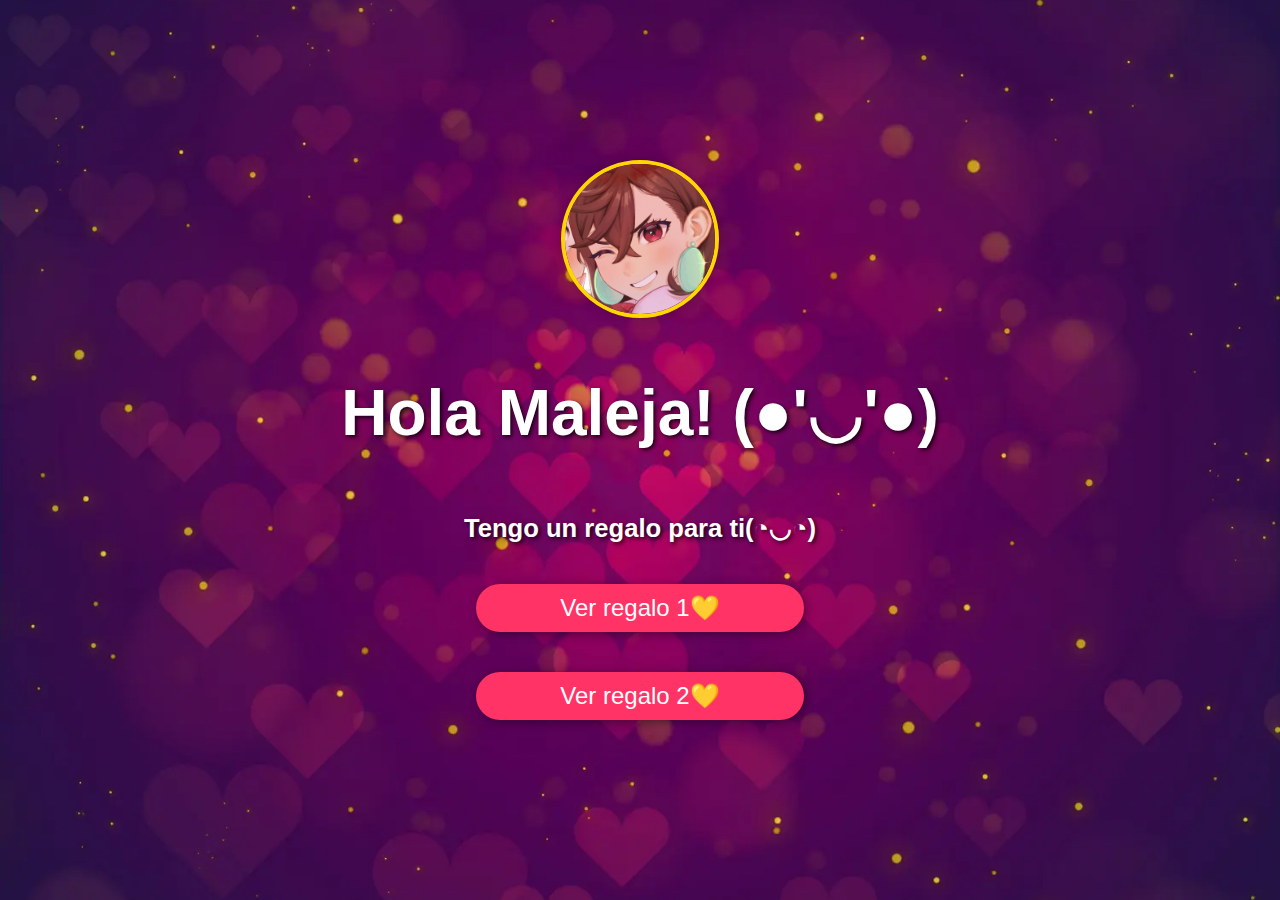
<file: index.html>
<!DOCTYPE html>
<html lang="es">
  <head>
    <meta charset="UTF-8" />
    <meta name="viewport" content="width=device-width, initial-scale=1.0" />
    <title>Para Maleja | Un detalle especial</title>
    <meta name="description" content="Un pequeño detalle para ti" />
    <!-- Open Graph -->
    <meta property="og:title" content="Para Maleja | Un detalle especial" />
    <meta property="og:description" content="Un pequeño detalle para ti">
    <meta property="og:image" content="https://malejas.vercel.app/img/maleja.jpg">
    <meta property="og:url" content="https://malejas.vercel.app/">
    <meta property="og:type" content="website">

    <!-- Twitter Card -->
    <meta name="twitter:card" content="summary_large_image">
    <meta name="twitter:title" content="Para Maleja | Un detalle especial">
    <meta name="twitter:description" content="Un pequeño detalle para ti">
    <meta name="twitter:image" content="https://malejas.vercel.app/img/maleja.jpg">

    <!-- Favicon -->
    <link rel="icon" href="img/maleja.jpg" type="image/x-icon">

    <style>
      body,
      html {
        margin: 0;
        padding: 0;
        height: 100%;
        width: 100%;
        display: flex;
        justify-content: center;
        align-items: center;
        background: url("img/love.webp") no-repeat center center/cover;
        font-family: "Arial", sans-serif;
      }

      h1,
      h2 {
        color: white;
        text-shadow: 2px 2px 4px rgba(0, 0, 0, 0.8);
        text-align: center;
      }

      h1 {
        font-size: 5vw;
        animation: fadeInOut 3s infinite; /* Animación suave */
      }

      h2 {
        font-size: 2vw;
        margin-top: 20px;
        animation: pulse 2s infinite; /* Pequeño efecto de pulsación */
      }

      div {
        display: flex;               /* Activamos flexbox */
        flex-direction: column;      /* Elementos en columna */
        justify-content: center;     /* Centrado vertical */
        align-items: center;         /* Centrado horizontal */
        min-height: 100vh;           /* Ocupa el alto completo de la ventana */         /* Color de fondo suave (opcional) */
        text-align: center;          /* Centra el texto */
        font-family: Arial, sans-serif;
      }

      .imagen{
        width: 150px;                 /* Asegura tamaño uniforme */
        height: 150px;
        border-radius: 50%;           /* 🔑 Hace la imagen redonda */
        object-fit: cover;            /* Ajusta la imagen sin deformarla */
        border: 4px solid #FFD700;    /* Borde dorado (opcional) */
        box-shadow: 0 0 12px rgba(0,0,0,0.2); /* Sombra suave */
        margin-bottom: 15px;
      }

      .button {
        font-size: 1.5em; /* Cambiado a una unidad relativa más adecuada */
        padding: 10px 15px; /* Ampliado el padding para dispositivos más pequeños */
        margin: 20px auto; /* Centrado el botón y ajustado margen */
        border: none;
        background-color: #ff3366;
        color: white;
        cursor: pointer;
        text-decoration: none;
        border-radius: 50px;
        box-shadow: 2px 2px 10px rgba(0, 0, 0, 0.4);
        display: block; /* Hace que el botón se centre automáticamente */
        width: 50%; /* Ajusta el ancho del botón */
      }

      @keyframes fadeInOut {
        0%,
        100% {
          opacity: 0.8;
        }
        50% {
          opacity: 1;
        }
      }

      @keyframes pulse {
        0%,
        100% {
          transform: scale(1);
        }
        50% {
          transform: scale(1.05);
        }
      }

      /* Media Queries para pantallas más pequeñas */
      @media (max-width: 768px) {
        h1 {
          font-size: 6vw; /* Ajusta el tamaño del título para pantallas más pequeñas */
        }
        h2 {
          font-size: 6vw; /* Ajusta el tamaño del título para pantallas más pequeñas */
        }

        .boton {
          font-size: 1em;
          width: 80%; /* Hace el botón más ancho en pantallas pequeñas */
        }
      }

      @media (max-width: 480px) {
        h1 {
          font-size: 6vw; /* Ajusta el tamaño del título para pantallas más pequeñas */
        }
        h2 {
          font-size: 6vw; /* Ajusta el tamaño del título para pantallas más pequeñas */
        }

        .boton {
          font-size: 0.5em; /* Tamaño del texto ajustado */
          width: 70%; /* Botón casi a pantalla completa */
        }
      }
    </style>
  </head>
  <body>
    <div class="contenido">
      <img src="img/maleja.jpg" width="150" height="150" alt="" class="imagen"/>
      <h1>Hola Maleja! (●'◡'●)</h1>
      <h2>Tengo un regalo para ti(◔◡◔)</h2>
      <a class="button" href="rosas.html">Ver regalo 1💛</a>
      <a class="button" href="flores.html">Ver regalo 2💛</a>
    </div>
  </body>
</html>
</file>
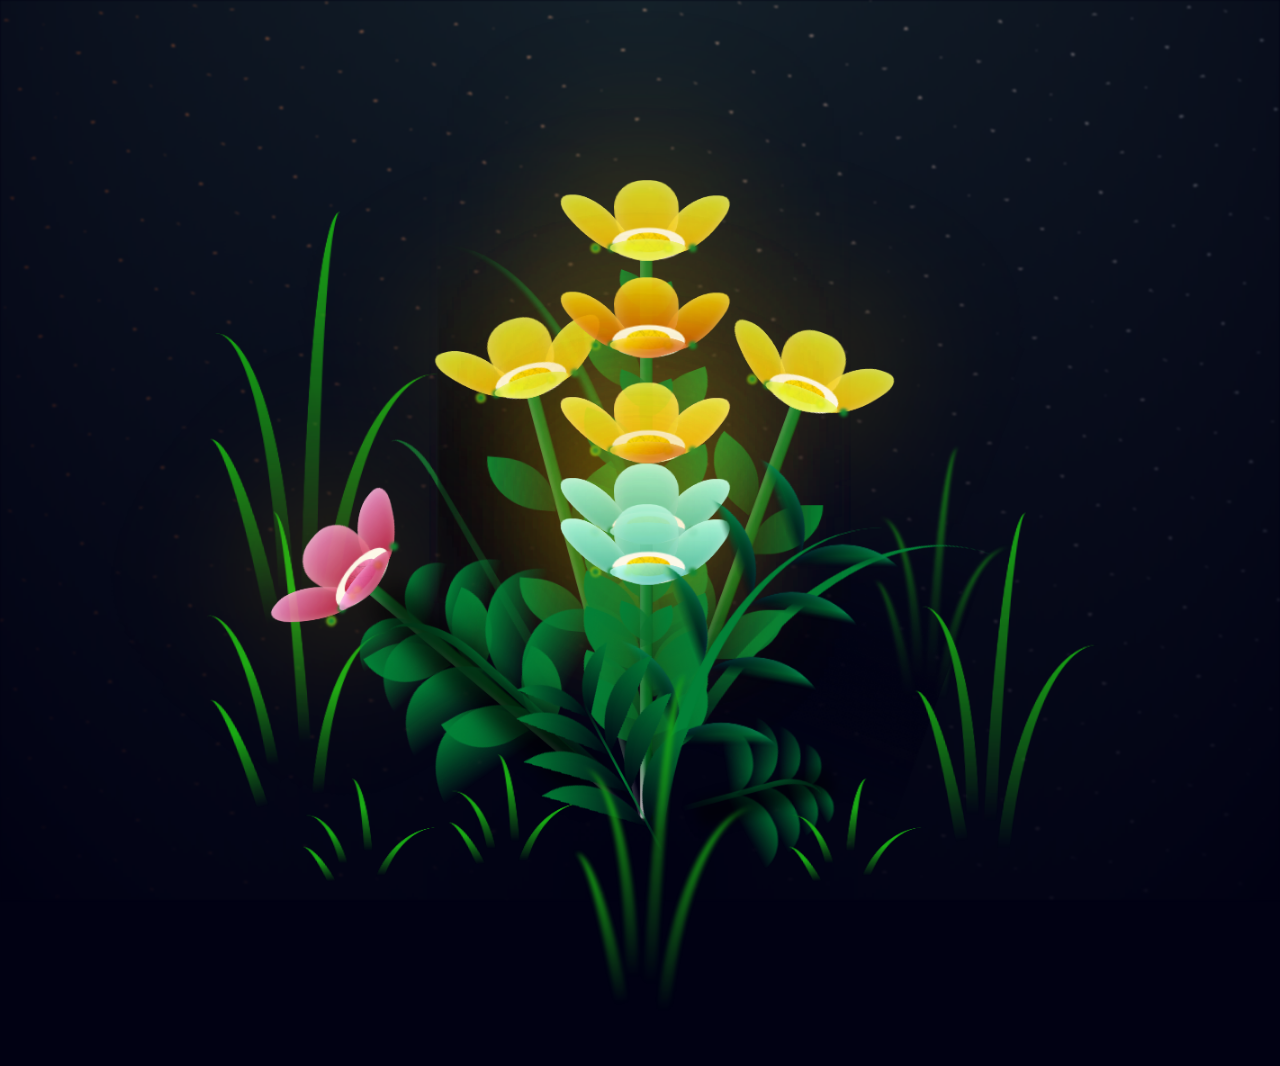
<file: flores.html>
<!DOCTYPE html>
<html lang="en">

<head>
  <meta charset="UTF-8">
  <meta name="viewport" content="width=device-width, initial-scale=1.0">
  <title>Flores y corazones</title>
  <link rel="icon" href="img/flowers.png" type="image/x-icon" />
  <link rel="stylesheet" href="css/style.css">

</head>

<body>
  <!-- partial:index.partial.html -->

  <body class="container">
    <audio autoplay loop>
      <source src="sound/sound2.mp3">
    </audio>
    <div class="night"></div>
    <h1 class="titulo">Gracias por ser esa persona tan especial en mi vida, la que me inspira a ser mejor cada día y me recuerda lo valioso que es amar de verdad. Gracias por tu cariño, tu paciencia y por darme razones para creer en lo bonito de la vida!</h1>
    <div class="flowers">

      <div class="flower flower--1">
        <div class="flower__leafs flower__leafs--1">
          <div class="flower__leaf flower__leaf--1"></div>
          <div class="flower__leaf flower__leaf--2"></div>
          <div class="flower__leaf flower__leaf--3"></div>
          <div class="flower__leaf flower__leaf--4"></div>
          <div class="flower__white-circle"></div>

          <div class="flower__light flower__light--1"></div>
          <div class="flower__light flower__light--2"></div>
          <div class="flower__light flower__light--3"></div>
          <div class="flower__light flower__light--4"></div>
          <div class="flower__light flower__light--5"></div>
          <div class="flower__light flower__light--6"></div>
          <div class="flower__light flower__light--7"></div>
          <div class="flower__light flower__light--8"></div>

        </div>
        <div class="flower__line">
          <div class="flower__line__leaf flower__line__leaf--1"></div>
          <div class="flower__line__leaf flower__line__leaf--2"></div>
          <div class="flower__line__leaf flower__line__leaf--3"></div>
          <div class="flower__line__leaf flower__line__leaf--4"></div>
          <div class="flower__line__leaf flower__line__leaf--5"></div>
          <div class="flower__line__leaf flower__line__leaf--6"></div>
        </div>
      </div>

      <div class="flower flower--2">
        <div class="flower__leafs flower__leafs--2">
          <div class="flower__leaf flower__leaf--1"></div>
          <div class="flower__leaf flower__leaf--2"></div>
          <div class="flower__leaf flower__leaf--3"></div>
          <div class="flower__leaf flower__leaf--4"></div>
          <div class="flower__white-circle"></div>

          <div class="flower__light flower__light--1"></div>
          <div class="flower__light flower__light--2"></div>
          <div class="flower__light flower__light--3"></div>
          <div class="flower__light flower__light--4"></div>
          <div class="flower__light flower__light--5"></div>
          <div class="flower__light flower__light--6"></div>
          <div class="flower__light flower__light--7"></div>
          <div class="flower__light flower__light--8"></div>

        </div>
        <div class="flower__line">
          <div class="flower__line__leaf flower__line__leaf--1"></div>
          <div class="flower__line__leaf flower__line__leaf--2"></div>
          <div class="flower__line__leaf flower__line__leaf--3"></div>
          <div class="flower__line__leaf flower__line__leaf--4"></div>
        </div>
      </div>

      <div class="flower flower--3">
        <div class="flower__leafs flower__leafs--3">
          <div class="flower__leaf flower__leaf--1"></div>
          <div class="flower__leaf flower__leaf--2"></div>
          <div class="flower__leaf flower__leaf--3"></div>
          <div class="flower__leaf flower__leaf--4"></div>
          <div class="flower__white-circle"></div>

          <div class="flower__light flower__light--1"></div>
          <div class="flower__light flower__light--2"></div>
          <div class="flower__light flower__light--3"></div>
          <div class="flower__light flower__light--4"></div>
          <div class="flower__light flower__light--5"></div>
          <div class="flower__light flower__light--6"></div>
          <div class="flower__light flower__light--7"></div>
          <div class="flower__light flower__light--8"></div>

        </div>
        <div class="flower__line">
          <div class="flower__line__leaf flower__line__leaf--1"></div>
          <div class="flower__line__leaf flower__line__leaf--2"></div>
          <div class="flower__line__leaf flower__line__leaf--3"></div>
          <div class="flower__line__leaf flower__line__leaf--4"></div>
        </div>
      </div>

      


      <div class="flower flower--4">
        <div class="flower__leafs flower__leafs--3">
          <div class="flower__leaf5 flower__leaf--1"></div>
          <div class="flower__leaf5 flower__leaf--2"></div>
          <div class="flower__leaf5 flower__leaf--3"></div>
          <div class="flower__leaf flower__leaf--05"></div>
          <div class="flower__white-circle05"></div>

          <div class="flower__light flower__light--1"></div>
          <div class="flower__light flower__light--2"></div>
          <div class="flower__light flower__light--3"></div>
          <div class="flower__light flower__light--4"></div>
          <div class="flower__light flower__light--5"></div>
          <div class="flower__light flower__light--6"></div>
          <div class="flower__light flower__light--7"></div>
          <div class="flower__light flower__light--8"></div>

        </div>
        <div class="flower__line">
          <div class="flower__line__leaf flower__line__leaf--1"></div>
          <div class="flower__line__leaf flower__line__leaf--2"></div>
          <div class="flower__line__leaf flower__line__leaf--3"></div>
          <div class="flower__line__leaf flower__line__leaf--4"></div>
        </div>
      </div>

      <div class="flower flower--5">
        <div class="flower__leafs flower__leafs--2">
          <div class="flower__leaf5 flower__leaf--1"></div>
          <div class="flower__leaf5 flower__leaf--2"></div>
          <div class="flower__leaf5 flower__leaf--3"></div>
          <div class="flower__leaf flower__leaf--05"></div>
          <div class="flower__white-circle05"></div>

          <div class="flower__light flower__light--1"></div>
          <div class="flower__light flower__light--2"></div>
          <div class="flower__light flower__light--3"></div>
          <div class="flower__light flower__light--4"></div>
          <div class="flower__light flower__light--5"></div>
          <div class="flower__light flower__light--6"></div>
          <div class="flower__light flower__light--7"></div>
          <div class="flower__light flower__light--8"></div>

        </div>
        <div class="flower__line">
          <div class="flower__line__leaf flower__line__leaf--1"></div>
          <div class="flower__line__leaf flower__line__leaf--2"></div>
          <div class="flower__line__leaf flower__line__leaf--3"></div>
          <div class="flower__line__leaf flower__line__leaf--4"></div>
        </div>
      </div>

      <div class="flower flower--6">
        <div class="flower__leafs flower__leafs--1">
          <div class="flower__leaf6 flower__leaf--1"></div>
          <div class="flower__leaf6 flower__leaf--2"></div>
          <div class="flower__leaf6 flower__leaf--3"></div>
          <div class="flower__leaf flower__leaf--06"></div>
          <div class="flower__white-circle"></div>

          <div class="flower__light flower__light--1"></div>
          <div class="flower__light flower__light--2"></div>
          <div class="flower__light flower__light--3"></div>
          <div class="flower__light flower__light--4"></div>
          <div class="flower__light flower__light--5"></div>
          <div class="flower__light flower__light--6"></div>
          <div class="flower__light flower__light--7"></div>
          <div class="flower__light flower__light--8"></div>

        </div>
        <div class="flower__line">
          <div class="flower__line__leaf flower__line__leaf--1"></div>
          <div class="flower__line__leaf flower__line__leaf--2"></div>
          <div class="flower__line__leaf flower__line__leaf--3"></div>
          <div class="flower__line__leaf flower__line__leaf--4"></div>
          <div class="flower__line__leaf flower__line__leaf--5"></div>
          <div class="flower__line__leaf flower__line__leaf--6"></div>
        </div>
      </div>


      <div class="flower flower--7">
        <div class="flower__leafs flower__leafs--1">
          <div class="flower__leaf flower__leaf--1"></div>
          <div class="flower__leaf flower__leaf--2"></div>
          <div class="flower__leaf flower__leaf--3"></div>
          <div class="flower__leaf flower__leaf--06"></div>
          <div class="flower__white-circle"></div>

          <div class="flower__light flower__light--1"></div>
          <div class="flower__light flower__light--2"></div>
          <div class="flower__light flower__light--3"></div>
          <div class="flower__light flower__light--4"></div>
          <div class="flower__light flower__light--5"></div>
          <div class="flower__light flower__light--6"></div>
          <div class="flower__light flower__light--7"></div>
          <div class="flower__light flower__light--8"></div>

        </div>
        <div class="flower__line">
          <div class="flower__line__leaf flower__line__leaf--1"></div>
          <div class="flower__line__leaf flower__line__leaf--2"></div>
          <div class="flower__line__leaf flower__line__leaf--3"></div>
          <div class="flower__line__leaf flower__line__leaf--4"></div>
          <div class="flower__line__leaf flower__line__leaf--5"></div>
          <div class="flower__line__leaf flower__line__leaf--6"></div>
        </div>
      </div>


      <div class="flower flower--8">
        <div class="flower__leafs flower__leafs--1">
          <div class="flower__leaf4 flower__leaf--1"></div>
          <div class="flower__leaf4 flower__leaf--2"></div>
          <div class="flower__leaf4 flower__leaf--3"></div>
          <div class="flower__leaf4 flower__leaf--04"></div>
          <div class="flower__white-circle"></div>

          <div class="flower__light flower__light--1"></div>
          <div class="flower__light flower__light--2"></div>
          <div class="flower__light flower__light--3"></div>
          <div class="flower__light flower__light--4"></div>
          <div class="flower__light flower__light--5"></div>
          <div class="flower__light flower__light--6"></div>
          <div class="flower__light flower__light--7"></div>
          <div class="flower__light flower__light--8"></div>

        </div>
        <div class="flower__line">
          <div class="flower__line__leaf flower__line__leaf--1"></div>
          <div class="flower__line__leaf flower__line__leaf--2"></div>
          <div class="flower__line__leaf flower__line__leaf--3"></div>
          <div class="flower__line__leaf flower__line__leaf--4"></div>
          <div class="flower__line__leaf flower__line__leaf--5"></div>
          <div class="flower__line__leaf flower__line__leaf--6"></div>
        </div>
      </div>

      <div class="flower flower--9">
        <div class="flower__leafs flower__leafs--1">
          <div class="flower__leaf4 flower__leaf--1"></div>
          <div class="flower__leaf4 flower__leaf--2"></div>
          <div class="flower__leaf4 flower__leaf--3"></div>
          <div class="flower__leaf4 flower__leaf--04"></div>
          <div class="flower__white-circle"></div>

          <div class="flower__light flower__light--1"></div>
          <div class="flower__light flower__light--2"></div>
          <div class="flower__light flower__light--3"></div>
          <div class="flower__light flower__light--4"></div>
          <div class="flower__light flower__light--5"></div>
          <div class="flower__light flower__light--6"></div>
          <div class="flower__light flower__light--7"></div>
          <div class="flower__light flower__light--8"></div>

        </div>
        <div class="flower__line">
          <div class="flower__line__leaf flower__line__leaf--1"></div>
          <div class="flower__line__leaf flower__line__leaf--2"></div>
          <div class="flower__line__leaf flower__line__leaf--3"></div>
          <div class="flower__line__leaf flower__line__leaf--4"></div>
          <div class="flower__line__leaf flower__line__leaf--5"></div>
          <div class="flower__line__leaf flower__line__leaf--6"></div>
        </div>
      </div>

      <div class="flower flower--10">
        <div class="flower__leafs flower__leafs--1">
          <div class="flower__leaf4 flower__leaf--1"></div>
          <div class="flower__leaf4 flower__leaf--2"></div>
          <div class="flower__leaf4 flower__leaf--3"></div>
          <div class="flower__leaf4 flower__leaf--04"></div>
          <div class="flower__white-circle"></div>

          <div class="flower__light flower__light--1"></div>
          <div class="flower__light flower__light--2"></div>
          <div class="flower__light flower__light--3"></div>
          <div class="flower__light flower__light--4"></div>
          <div class="flower__light flower__light--5"></div>
          <div class="flower__light flower__light--6"></div>
          <div class="flower__light flower__light--7"></div>
          <div class="flower__light flower__light--8"></div>

        </div>
        <div class="flower__line">
          <div class="flower__line__leaf flower__line__leaf--1"></div>
          <div class="flower__line__leaf flower__line__leaf--2"></div>
          <div class="flower__line__leaf flower__line__leaf--3"></div>
          <div class="flower__line__leaf flower__line__leaf--4"></div>
          <div class="flower__line__leaf flower__line__leaf--5"></div>
          <div class="flower__line__leaf flower__line__leaf--6"></div>
        </div>
      </div>

      <div class="flower flower--11">
        <div class="flower__leafs flower__leafs--1">
          <div class="flower__leaf4 flower__leaf--1"></div>
          <div class="flower__leaf4 flower__leaf--2"></div>
          <div class="flower__leaf4 flower__leaf--3"></div>
          <div class="flower__leaf4 flower__leaf--04"></div>
          <div class="flower__white-circle"></div>

          <div class="flower__light flower__light--1"></div>
          <div class="flower__light flower__light--2"></div>
          <div class="flower__light flower__light--3"></div>
          <div class="flower__light flower__light--4"></div>
          <div class="flower__light flower__light--5"></div>
          <div class="flower__light flower__light--6"></div>
          <div class="flower__light flower__light--7"></div>
          <div class="flower__light flower__light--8"></div>

        </div>
        <div class="flower__line">
          <div class="flower__line__leaf flower__line__leaf--1"></div>
          <div class="flower__line__leaf flower__line__leaf--2"></div>
          <div class="flower__line__leaf flower__line__leaf--3"></div>
          <div class="flower__line__leaf flower__line__leaf--4"></div>
          <div class="flower__line__leaf flower__line__leaf--5"></div>
          <div class="flower__line__leaf flower__line__leaf--6"></div>
        </div>
      </div>

      

      <div class="grow-ans" style="--d:1.2s">
        <div class="flower__g-long">
          <div class="flower__g-long__top"></div>
          <div class="flower__g-long__bottom"></div>
        </div>
      </div>

      <div class="growing-grass">
        <div class="flower__grass flower__grass--1">
          <div class="flower__grass--top"></div>
          <div class="flower__grass--bottom"></div>
          <div class="flower__grass__leaf flower__grass__leaf--1"></div>
          <div class="flower__grass__leaf flower__grass__leaf--2"></div>
          <div class="flower__grass__leaf flower__grass__leaf--3"></div>
          <div class="flower__grass__leaf flower__grass__leaf--4"></div>
          <div class="flower__grass__leaf flower__grass__leaf--5"></div>
          <div class="flower__grass__leaf flower__grass__leaf--6"></div>
          <div class="flower__grass__leaf flower__grass__leaf--7"></div>
          <div class="flower__grass__leaf flower__grass__leaf--8"></div>
          <div class="flower__grass__overlay"></div>
        </div>
      </div>

      <div class="growing-grass">
        <div class="flower__grass flower__grass--2">
          <div class="flower__grass--top"></div>
          <div class="flower__grass--bottom"></div>
          <div class="flower__grass__leaf flower__grass__leaf--1"></div>
          <div class="flower__grass__leaf flower__grass__leaf--2"></div>
          <div class="flower__grass__leaf flower__grass__leaf--3"></div>
          <div class="flower__grass__leaf flower__grass__leaf--4"></div>
          <div class="flower__grass__leaf flower__grass__leaf--5"></div>
          <div class="flower__grass__leaf flower__grass__leaf--6"></div>
          <div class="flower__grass__leaf flower__grass__leaf--7"></div>
          <div class="flower__grass__leaf flower__grass__leaf--8"></div>
          <div class="flower__grass__overlay"></div>
        </div>
      </div>

      <div class="grow-ans" style="--d:2.4s">
        <div class="flower__g-right flower__g-right--1">
          <div class="leaf"></div>
        </div>
      </div>

      <div class="grow-ans" style="--d:2.8s">
        <div class="flower__g-right flower__g-right--2">
          <div class="leaf"></div>
        </div>
      </div>

      <div class="grow-ans" style="--d:2.8s">
        <div class="flower__g-front">
          <div class="flower__g-front__leaf-wrapper flower__g-front__leaf-wrapper--1">
            <div class="flower__g-front__leaf"></div>
          </div>
          <div class="flower__g-front__leaf-wrapper flower__g-front__leaf-wrapper--2">
            <div class="flower__g-front__leaf"></div>
          </div>
          <div class="flower__g-front__leaf-wrapper flower__g-front__leaf-wrapper--3">
            <div class="flower__g-front__leaf"></div>
          </div>
          <div class="flower__g-front__leaf-wrapper flower__g-front__leaf-wrapper--4">
            <div class="flower__g-front__leaf"></div>
          </div>
          <div class="flower__g-front__leaf-wrapper flower__g-front__leaf-wrapper--5">
            <div class="flower__g-front__leaf"></div>
          </div>
          <div class="flower__g-front__leaf-wrapper flower__g-front__leaf-wrapper--6">
            <div class="flower__g-front__leaf"></div>
          </div>
          <div class="flower__g-front__leaf-wrapper flower__g-front__leaf-wrapper--7">
            <div class="flower__g-front__leaf"></div>
          </div>
          <div class="flower__g-front__leaf-wrapper flower__g-front__leaf-wrapper--8">
            <div class="flower__g-front__leaf"></div>
          </div>
          <div class="flower__g-front__line"></div>
        </div>
      </div>


      <div class="grow-ans" style="--d:3.2s">
        <div class="flower__g-fr">
          <div class="leaf"></div>
          <div class="flower__g-fr__leaf flower__g-fr__leaf--1"></div>
          <div class="flower__g-fr__leaf flower__g-fr__leaf--2"></div>
          <div class="flower__g-fr__leaf flower__g-fr__leaf--3"></div>
          <div class="flower__g-fr__leaf flower__g-fr__leaf--4"></div>
          <div class="flower__g-fr__leaf flower__g-fr__leaf--5"></div>
          <div class="flower__g-fr__leaf flower__g-fr__leaf--6"></div>
          <div class="flower__g-fr__leaf flower__g-fr__leaf--7"></div>
          <div class="flower__g-fr__leaf flower__g-fr__leaf--8"></div>
        </div>
      </div>

      <div class="long-g long-g--0">
        <div class="grow-ans" style="--d:3s">
          <div class="leaf leaf--0"></div>
        </div>
        <div class="grow-ans" style="--d:2.2s">
          <div class="leaf leaf--1"></div>
        </div>
        <div class="grow-ans" style="--d:3.4s">
          <div class="leaf leaf--2"></div>
        </div>
        <div class="grow-ans" style="--d:3.6s">
          <div class="leaf leaf--3"></div>
        </div>
      </div>

      <div class="long-g long-g--1">
        <div class="grow-ans" style="--d:3.6s">
          <div class="leaf leaf--0"></div>
        </div>
        <div class="grow-ans" style="--d:3.8s">
          <div class="leaf leaf--1"></div>
        </div>
        <div class="grow-ans" style="--d:4s">
          <div class="leaf leaf--2"></div>
        </div>
        <div class="grow-ans" style="--d:4.2s">
          <div class="leaf leaf--3"></div>
        </div>
      </div>

      <div class="long-g long-g--2">
        <div class="grow-ans" style="--d:4s">
          <div class="leaf leaf--0"></div>
        </div>
        <div class="grow-ans" style="--d:4.2s">
          <div class="leaf leaf--1"></div>
        </div>
        <div class="grow-ans" style="--d:4.4s">
          <div class="leaf leaf--2"></div>
        </div>
        <div class="grow-ans" style="--d:4.6s">
          <div class="leaf leaf--3"></div>
        </div>
      </div>

      <div class="long-g long-g--3">
        <div class="grow-ans" style="--d:4s">
          <div class="leaf leaf--0"></div>
        </div>
        <div class="grow-ans" style="--d:4.2s">
          <div class="leaf leaf--1"></div>
        </div>
        <div class="grow-ans" style="--d:3s">
          <div class="leaf leaf--2"></div>
        </div>
        <div class="grow-ans" style="--d:3.6s">
          <div class="leaf leaf--3"></div>
        </div>
      </div>

      <div class="long-g long-g--4">
        <div class="grow-ans" style="--d:4s">
          <div class="leaf leaf--0"></div>
        </div>
        <div class="grow-ans" style="--d:4.2s">
          <div class="leaf leaf--1"></div>
        </div>
        <div class="grow-ans" style="--d:3s">
          <div class="leaf leaf--2"></div>
        </div>
        <div class="grow-ans" style="--d:3.6s">
          <div class="leaf leaf--3"></div>
        </div>
      </div>

      <div class="long-g long-g--5">
        <div class="grow-ans" style="--d:4s">
          <div class="leaf leaf--0"></div>
        </div>
        <div class="grow-ans" style="--d:4.2s">
          <div class="leaf leaf--1"></div>
        </div>
        <div class="grow-ans" style="--d:3s">
          <div class="leaf leaf--2"></div>
        </div>
        <div class="grow-ans" style="--d:3.6s">
          <div class="leaf leaf--3"></div>
        </div>
      </div>

      <div class="long-g long-g--6">
        <div class="grow-ans" style="--d:4.2s">
          <div class="leaf leaf--0"></div>
        </div>
        <div class="grow-ans" style="--d:4.4s">
          <div class="leaf leaf--1"></div>
        </div>
        <div class="grow-ans" style="--d:4.6s">
          <div class="leaf leaf--2"></div>
        </div>
        <div class="grow-ans" style="--d:4.8s">
          <div class="leaf leaf--3"></div>
        </div>
      </div>

      <div class="long-g long-g--7">
        <div class="grow-ans" style="--d:3s">
          <div class="leaf leaf--0"></div>
        </div>
        <div class="grow-ans" style="--d:3.2s">
          <div class="leaf leaf--1"></div>
        </div>
        <div class="grow-ans" style="--d:3.5s">
          <div class="leaf leaf--2"></div>
        </div>
        <div class="grow-ans" style="--d:3.6s">
          <div class="leaf leaf--3"></div>
        </div>
      </div>
    </div>


    <div class="bubbles">
      <div class="bubble"><svg class="heart" viewBox="0 0 32 32">
          <title>heart22</title>
          <path
            d="M23.6 2c-3.363 0-6.258 2.736-7.599 5.594-1.342-2.858-4.237-5.594-7.601-5.594-4.637 0-8.4 3.764-8.4 8.401 0 9.433 9.516 11.906 16.001 21.232 6.13-9.268 15.999-12.1 15.999-21.232 0-4.637-3.763-8.401-8.4-8.401z">
          </path>
        </svg>
      </div>
      <div class="bubble"><svg class="heart" viewBox="0 0 32 32">
          <title>heart22</title>
          <path
            d="M23.6 2c-3.363 0-6.258 2.736-7.599 5.594-1.342-2.858-4.237-5.594-7.601-5.594-4.637 0-8.4 3.764-8.4 8.401 0 9.433 9.516 11.906 16.001 21.232 6.13-9.268 15.999-12.1 15.999-21.232 0-4.637-3.763-8.401-8.4-8.401z">
          </path>
        </svg>
      </div>
      <div class="bubble"><svg class="heart" viewBox="0 0 32 32">
          <title>heart22</title>
          <path
            d="M23.6 2c-3.363 0-6.258 2.736-7.599 5.594-1.342-2.858-4.237-5.594-7.601-5.594-4.637 0-8.4 3.764-8.4 8.401 0 9.433 9.516 11.906 16.001 21.232 6.13-9.268 15.999-12.1 15.999-21.232 0-4.637-3.763-8.401-8.4-8.401z">
          </path>
        </svg>
      </div>
      <div class="bubble"><svg class="heart" viewBox="0 0 32 32">
          <title>heart22</title>
          <path
            d="M23.6 2c-3.363 0-6.258 2.736-7.599 5.594-1.342-2.858-4.237-5.594-7.601-5.594-4.637 0-8.4 3.764-8.4 8.401 0 9.433 9.516 11.906 16.001 21.232 6.13-9.268 15.999-12.1 15.999-21.232 0-4.637-3.763-8.401-8.4-8.401z">
          </path>
        </svg>
      </div>
      <div class="bubble"><svg class="heart" viewBox="0 0 32 32">
          <title>heart22</title>
          <path
            d="M23.6 2c-3.363 0-6.258 2.736-7.599 5.594-1.342-2.858-4.237-5.594-7.601-5.594-4.637 0-8.4 3.764-8.4 8.401 0 9.433 9.516 11.906 16.001 21.232 6.13-9.268 15.999-12.1 15.999-21.232 0-4.637-3.763-8.401-8.4-8.401z">
          </path>
        </svg>
      </div>
      <div class="bubble"><svg class="heart" viewBox="0 0 32 32">
          <title>heart22</title>
          <path
            d="M23.6 2c-3.363 0-6.258 2.736-7.599 5.594-1.342-2.858-4.237-5.594-7.601-5.594-4.637 0-8.4 3.764-8.4 8.401 0 9.433 9.516 11.906 16.001 21.232 6.13-9.268 15.999-12.1 15.999-21.232 0-4.637-3.763-8.401-8.4-8.401z">
          </path>
        </svg>
      </div>
      <div class="bubble"><svg class="heart" viewBox="0 0 32 32">
          <title>heart22</title>
          <path
            d="M23.6 2c-3.363 0-6.258 2.736-7.599 5.594-1.342-2.858-4.237-5.594-7.601-5.594-4.637 0-8.4 3.764-8.4 8.401 0 9.433 9.516 11.906 16.001 21.232 6.13-9.268 15.999-12.1 15.999-21.232 0-4.637-3.763-8.401-8.4-8.401z">
          </path>
        </svg>
      </div>
      <div class="bubble"><svg class="heart" viewBox="0 0 32 32">
          <title>heart22</title>
          <path
            d="M23.6 2c-3.363 0-6.258 2.736-7.599 5.594-1.342-2.858-4.237-5.594-7.601-5.594-4.637 0-8.4 3.764-8.4 8.401 0 9.433 9.516 11.906 16.001 21.232 6.13-9.268 15.999-12.1 15.999-21.232 0-4.637-3.763-8.401-8.4-8.401z">
          </path>
        </svg>
      </div>
      <div class="bubble"><svg class="heart" viewBox="0 0 32 32">
          <title>heart22</title>
          <path
            d="M23.6 2c-3.363 0-6.258 2.736-7.599 5.594-1.342-2.858-4.237-5.594-7.601-5.594-4.637 0-8.4 3.764-8.4 8.401 0 9.433 9.516 11.906 16.001 21.232 6.13-9.268 15.999-12.1 15.999-21.232 0-4.637-3.763-8.401-8.4-8.401z">
          </path>
        </svg>
      </div>
      <div class="bubble"><svg class="heart" viewBox="0 0 32 32">
          <title>heart22</title>
          <path
            d="M23.6 2c-3.363 0-6.258 2.736-7.599 5.594-1.342-2.858-4.237-5.594-7.601-5.594-4.637 0-8.4 3.764-8.4 8.401 0 9.433 9.516 11.906 16.001 21.232 6.13-9.268 15.999-12.1 15.999-21.232 0-4.637-3.763-8.401-8.4-8.401z">
          </path>
        </svg>
      </div>
      <div class="bubble"><svg class="heart" viewBox="0 0 32 32">
          <title>heart22</title>
          <path
            d="M23.6 2c-3.363 0-6.258 2.736-7.599 5.594-1.342-2.858-4.237-5.594-7.601-5.594-4.637 0-8.4 3.764-8.4 8.401 0 9.433 9.516 11.906 16.001 21.232 6.13-9.268 15.999-12.1 15.999-21.232 0-4.637-3.763-8.401-8.4-8.401z">
          </path>
        </svg>
      </div>
      <div class="bubble"><svg class="heart" viewBox="0 0 32 32">
          <title>heart22</title>
          <path
            d="M23.6 2c-3.363 0-6.258 2.736-7.599 5.594-1.342-2.858-4.237-5.594-7.601-5.594-4.637 0-8.4 3.764-8.4 8.401 0 9.433 9.516 11.906 16.001 21.232 6.13-9.268 15.999-12.1 15.999-21.232 0-4.637-3.763-8.401-8.4-8.401z">
          </path>
        </svg>
      </div>
      <div class="bubble"><svg class="heart" viewBox="0 0 32 32">
          <title>heart22</title>
          <path
            d="M23.6 2c-3.363 0-6.258 2.736-7.599 5.594-1.342-2.858-4.237-5.594-7.601-5.594-4.637 0-8.4 3.764-8.4 8.401 0 9.433 9.516 11.906 16.001 21.232 6.13-9.268 15.999-12.1 15.999-21.232 0-4.637-3.763-8.401-8.4-8.401z">
          </path>
        </svg>
      </div>
      <div class="bubble"><svg class="heart" viewBox="0 0 32 32">
          <title>heart22</title>
          <path
            d="M23.6 2c-3.363 0-6.258 2.736-7.599 5.594-1.342-2.858-4.237-5.594-7.601-5.594-4.637 0-8.4 3.764-8.4 8.401 0 9.433 9.516 11.906 16.001 21.232 6.13-9.268 15.999-12.1 15.999-21.232 0-4.637-3.763-8.401-8.4-8.401z">
          </path>
        </svg>
      </div>
      <div class="bubble"><svg class="heart" viewBox="0 0 32 32">
          <title>heart22</title>
          <path
            d="M23.6 2c-3.363 0-6.258 2.736-7.599 5.594-1.342-2.858-4.237-5.594-7.601-5.594-4.637 0-8.4 3.764-8.4 8.401 0 9.433 9.516 11.906 16.001 21.232 6.13-9.268 15.999-12.1 15.999-21.232 0-4.637-3.763-8.401-8.4-8.401z">
          </path>
        </svg>
      </div>
      <div class="bubble"><svg class="heart" viewBox="0 0 32 32">
          <title>heart22</title>
          <path
            d="M23.6 2c-3.363 0-6.258 2.736-7.599 5.594-1.342-2.858-4.237-5.594-7.601-5.594-4.637 0-8.4 3.764-8.4 8.401 0 9.433 9.516 11.906 16.001 21.232 6.13-9.268 15.999-12.1 15.999-21.232 0-4.637-3.763-8.401-8.4-8.401z">
          </path>
        </svg>
      </div>
      <div class="bubble"><svg class="heart" viewBox="0 0 32 32">
          <title>heart22</title>
          <path
            d="M23.6 2c-3.363 0-6.258 2.736-7.599 5.594-1.342-2.858-4.237-5.594-7.601-5.594-4.637 0-8.4 3.764-8.4 8.401 0 9.433 9.516 11.906 16.001 21.232 6.13-9.268 15.999-12.1 15.999-21.232 0-4.637-3.763-8.401-8.4-8.401z">
          </path>
        </svg>
      </div>
      <div class="bubble"><svg class="heart" viewBox="0 0 32 32">
          <title>heart22</title>
          <path
            d="M23.6 2c-3.363 0-6.258 2.736-7.599 5.594-1.342-2.858-4.237-5.594-7.601-5.594-4.637 0-8.4 3.764-8.4 8.401 0 9.433 9.516 11.906 16.001 21.232 6.13-9.268 15.999-12.1 15.999-21.232 0-4.637-3.763-8.401-8.4-8.401z">
          </path>
        </svg>
      </div>
      <div class="bubble"><svg class="heart" viewBox="0 0 32 32">
          <title>heart22</title>
          <path
            d="M23.6 2c-3.363 0-6.258 2.736-7.599 5.594-1.342-2.858-4.237-5.594-7.601-5.594-4.637 0-8.4 3.764-8.4 8.401 0 9.433 9.516 11.906 16.001 21.232 6.13-9.268 15.999-12.1 15.999-21.232 0-4.637-3.763-8.401-8.4-8.401z">
          </path>
        </svg>
      </div>
      <div class="bubble"><svg class="heart" viewBox="0 0 32 32">
          <title>heart22</title>
          <path
            d="M23.6 2c-3.363 0-6.258 2.736-7.599 5.594-1.342-2.858-4.237-5.594-7.601-5.594-4.637 0-8.4 3.764-8.4 8.401 0 9.433 9.516 11.906 16.001 21.232 6.13-9.268 15.999-12.1 15.999-21.232 0-4.637-3.763-8.401-8.4-8.401z">
          </path>
        </svg>

  </body>
  <!-- partial -->
  <script src="css/script.js"></script>

</body>

</html>
</file>
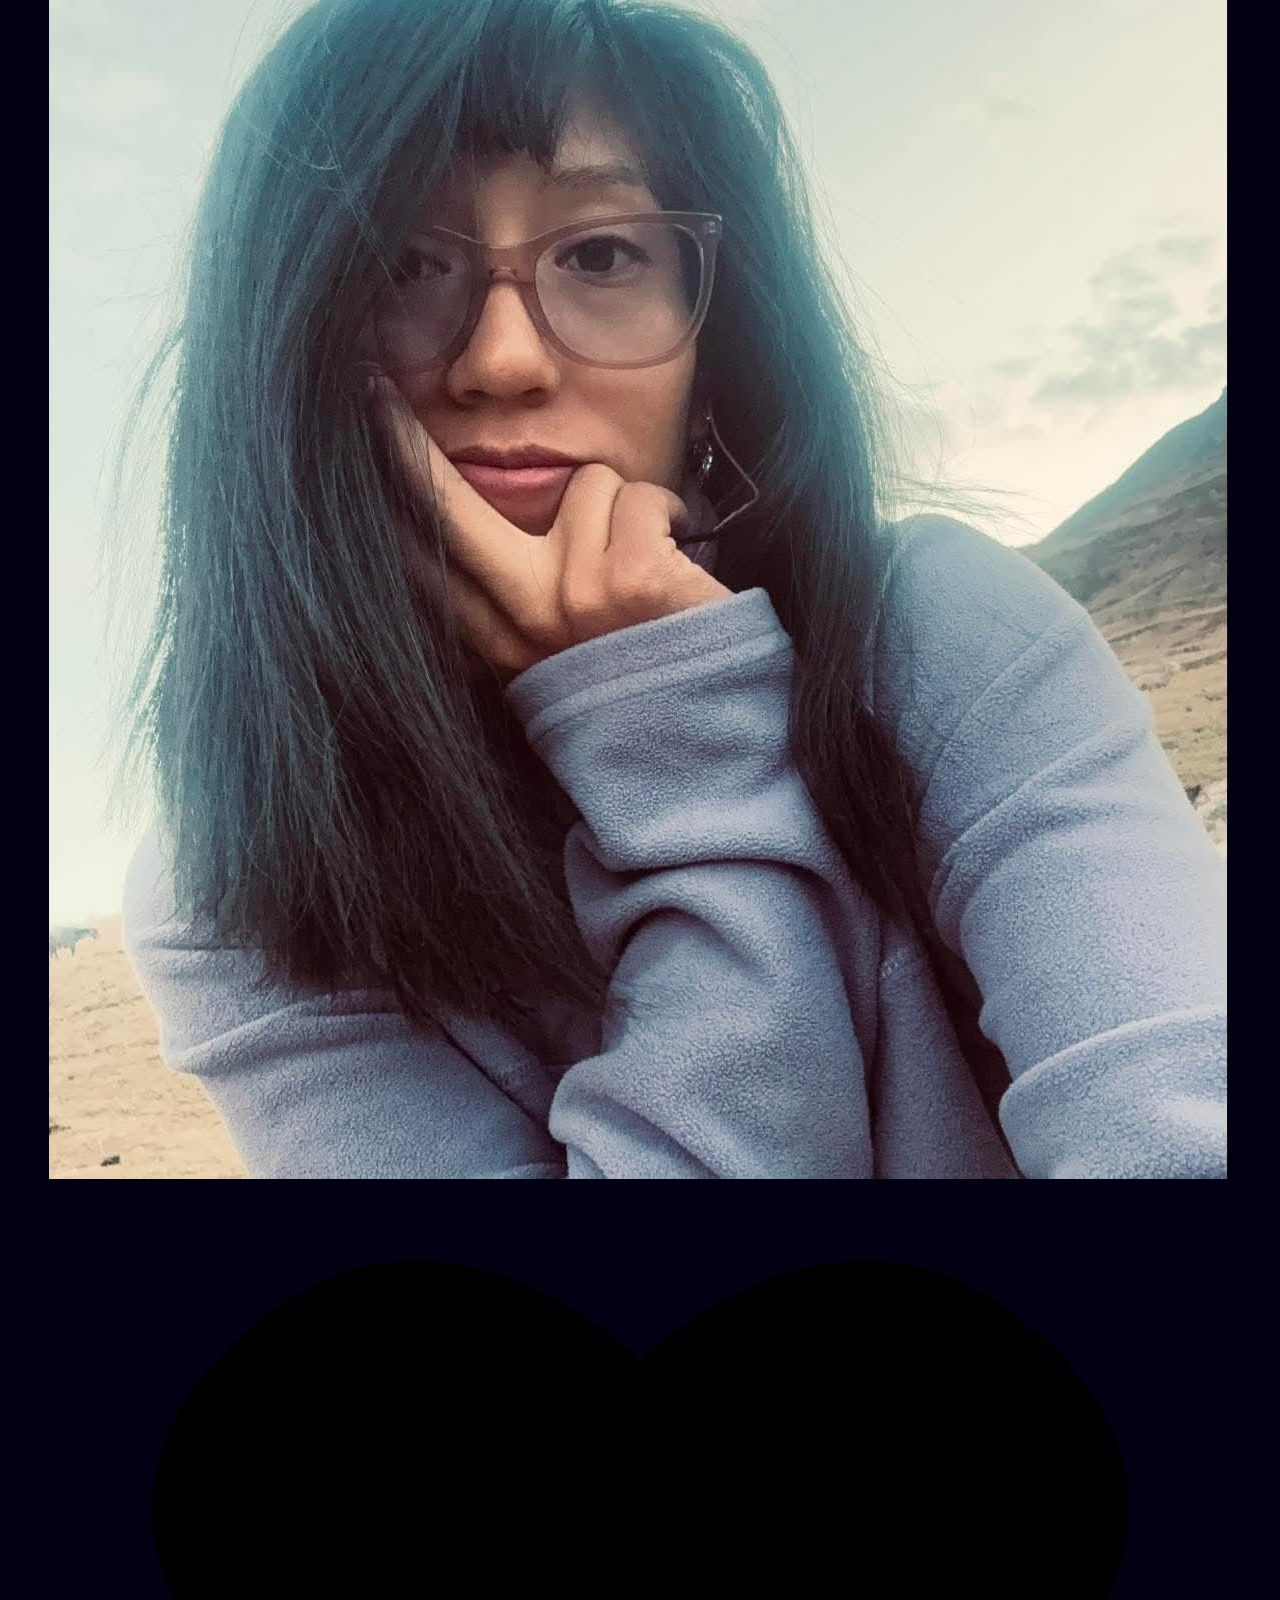
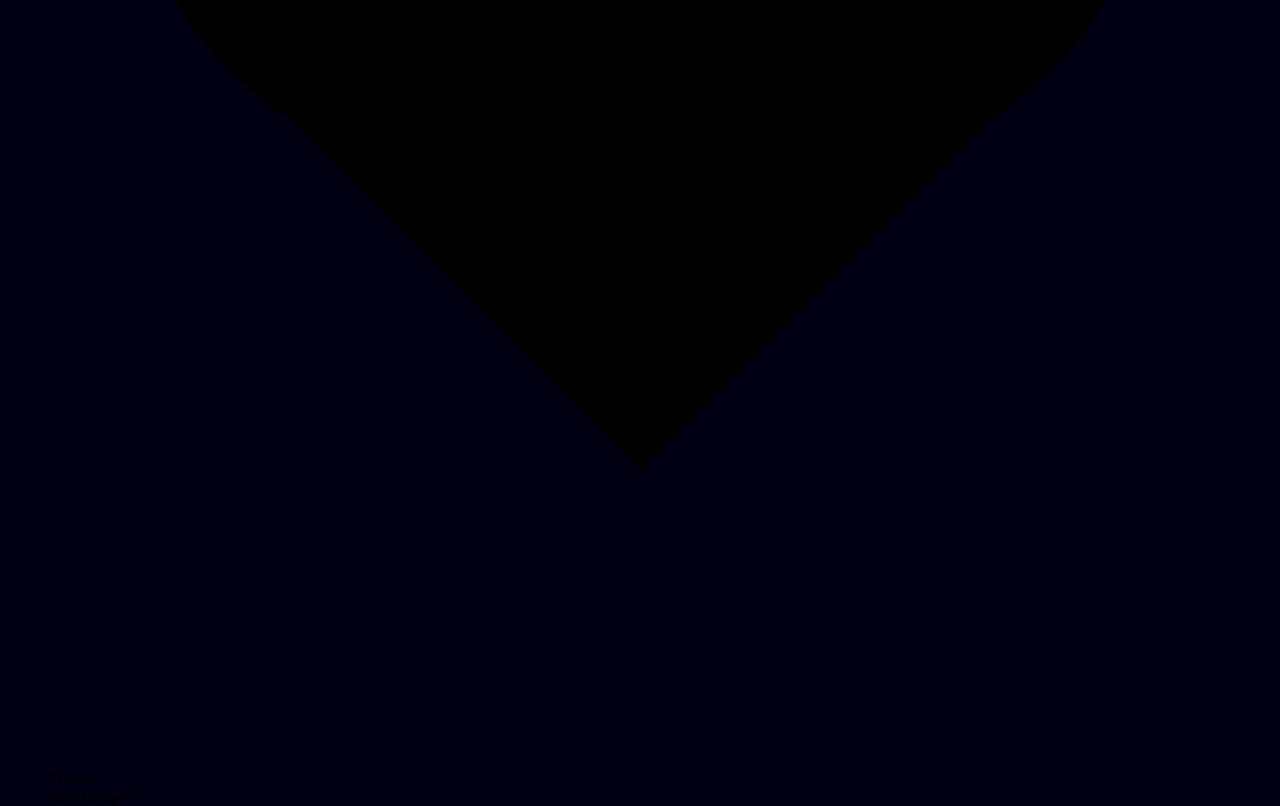
<file: index1.html>
<!DOCTYPE html>
<html lang="es">
<head>
  <meta charset="UTF-8">
  <meta name="viewport" content="width=device-width, initial-scale=1.0">
  
  <title>Neon Heart Chase Animation</title>
  <link rel="stylesheet" href="css/style.css">
</head>
<body>
    
<div class="heart-container">
    <img src="img/01.jpg" alt="">
    <svg class="heart-svg" viewBox="0 0 200 200" xmlns="http://www.w3.org/2000/svg">
    <path id="neon-pink" class="neon-chaser"
          d="M100,30 C100,30 130,0 160,20 C190,40 190,70 160,90 L100,150 L40,90 C10,70 10,40 40,20 C70,0 100,30 100,30 Z" />
    <path id="neon-blue" class="neon-chaser"
          d="M100,30 C100,30 130,0 160,20 C190,40 190,70 160,90 L100,150 L40,90 C10,70 10,40 40,20 C70,0 100,30 100,30 Z" />
    <path id="neon-purple" class="neon-chaser"
          d="M100,30 C100,30 130,0 160,20 C190,40 190,70 160,90 L100,150 L40,90 C10,70 10,40 40,20 C70,0 100,30 100,30 Z" />
    </svg>
  
    <div id="first-message" class="text-message">Te amo</div>
  
    <div id="second-message" class="text-message">Para siempre</div>
</div>

<script src="css/script.js"></script>
</body>
</html>
</file>
<file: css/style.css>
@import url('https://fonts.googleapis.com/css2?family=Great+Vibes&family=Pinyon+Script&display=swap');
@import url('https://fonts.googleapis.com/css2?family=SUSE+Mono:ital,wght@0,100..800;1,100..800&display=swap" rel="stylesheet');

*,
*::after,
*::before {
  padding: 0;
  margin: 0;
  box-sizing: border-box;
}

:root {
  --dark-color: #010113;
}

body {
  display: flex;
  align-items: flex-end;
  justify-content: center;
  min-height: 100vh;
  background-color: var(--dark-color);
  overflow: hidden;
  perspective: 1000px;
}
.night {
  position: fixed;
  left: 50%;
  top: 0;
  transform: translateX(-50%);
  width: 100%;
  height: 100vh;
  filter: blur(0.1vmin);
  background-image: radial-gradient(
      ellipse at top,
      transparent 0%,
      var(--dark-color)
    ),
    radial-gradient(
      ellipse at bottom,
      var(--dark-color),
      rgba(145, 233, 255, 0.2)
    ),
    repeating-linear-gradient(
      220deg,
      rgb(0, 0, 0) 0px,
      rgb(0, 0, 0) 19px,
      transparent 19px,
      transparent 22px
    ),
    repeating-linear-gradient(
      189deg,
      rgb(0, 0, 0) 0px,
      rgb(0, 0, 0) 19px,
      transparent 19px,
      transparent 22px
    ),
    repeating-linear-gradient(
      148deg,
      rgb(0, 0, 0) 0px,
      rgb(0, 0, 0) 19px,
      transparent 19px,
      transparent 22px
    ),
    linear-gradient(90deg, rgb(255, 94, 0), rgb(240, 240, 240));
}

.flowers {
  position: relative;
  transform: scale(0.9);
}

.flower {
  position: absolute;
  bottom: 10vmin;
  transform-origin: bottom center;
  z-index: 10;
  --fl-speed: 0.8s;
}
.flower--1 {
  -webkit-animation: moving-flower-1 4s linear infinite;
  animation: moving-flower-1 4s linear infinite;
}
.flower--1 .flower__line {
  height: 70vmin;
  -webkit-animation-delay: 0.3s;
  animation-delay: 0.3s;
}
.flower--1 .flower__line__leaf--1 {
  -webkit-animation: blooming-leaf-right var(--fl-speed) 1.6s backwards;
  animation: blooming-leaf-right var(--fl-speed) 1.6s backwards;
}
.flower--1 .flower__line__leaf--2 {
  -webkit-animation: blooming-leaf-right var(--fl-speed) 1.4s backwards;
  animation: blooming-leaf-right var(--fl-speed) 1.4s backwards;
}
.flower--1 .flower__line__leaf--3 {
  -webkit-animation: blooming-leaf-left var(--fl-speed) 1.2s backwards;
  animation: blooming-leaf-left var(--fl-speed) 1.2s backwards;
}
.flower--1 .flower__line__leaf--4 {
  -webkit-animation: blooming-leaf-left var(--fl-speed) 1s backwards;
  animation: blooming-leaf-left var(--fl-speed) 1s backwards;
}
.flower--1 .flower__line__leaf--5 {
  -webkit-animation: blooming-leaf-right var(--fl-speed) 1.8s backwards;
  animation: blooming-leaf-right var(--fl-speed) 1.8s backwards;
}
.flower--1 .flower__line__leaf--6 {
  -webkit-animation: blooming-leaf-left var(--fl-speed) 2s backwards;
  animation: blooming-leaf-left var(--fl-speed) 2s backwards;
}


.flower--2 {
  left: 50%;
  transform: rotate(20deg);
  -webkit-animation: moving-flower-2 4s linear infinite;
  animation: moving-flower-2 4s linear infinite;
}
.flower--2 .flower__line {
  height: 55vmin;
  -webkit-animation-delay: 0.6s;
  animation-delay: 0.6s;
}
.flower--2 .flower__line__leaf--1 {
  -webkit-animation: blooming-leaf-right var(--fl-speed) 1.9s backwards;
  animation: blooming-leaf-right var(--fl-speed) 1.9s backwards;
}
.flower--2 .flower__line__leaf--2 {
  -webkit-animation: blooming-leaf-right var(--fl-speed) 1.7s backwards;
  animation: blooming-leaf-right var(--fl-speed) 1.7s backwards;
}
.flower--2 .flower__line__leaf--3 {
  -webkit-animation: blooming-leaf-left var(--fl-speed) 1.5s backwards;
  animation: blooming-leaf-left var(--fl-speed) 1.5s backwards;
}
.flower--2 .flower__line__leaf--4 {
  -webkit-animation: blooming-leaf-left var(--fl-speed) 1.3s backwards;
  animation: blooming-leaf-left var(--fl-speed) 1.3s backwards;
}
.flower--3 {
  left: 50%;
  transform: rotate(-15deg);
  -webkit-animation: moving-flower-3 4s linear infinite;
  animation: moving-flower-3 4s linear infinite;
}
.flower--3 .flower__line {
  height: 55vmin;
  -webkit-animation-delay: 0.9s;
  animation-delay: 0.9s;
}
.flower--3 .flower__line__leaf--1 {
  -webkit-animation: blooming-leaf-right var(--fl-speed) 2.5s backwards;
  animation: blooming-leaf-right var(--fl-speed) 2.5s backwards;
}
.flower--3 .flower__line__leaf--2 {
  -webkit-animation: blooming-leaf-right var(--fl-speed) 2.3s backwards;
  animation: blooming-leaf-right var(--fl-speed) 2.3s backwards;
}
.flower--3 .flower__line__leaf--3 {
  -webkit-animation: blooming-leaf-left var(--fl-speed) 2.1s backwards;
  animation: blooming-leaf-left var(--fl-speed) 2.1s backwards;
}
.flower--3 .flower__line__leaf--4 {
  -webkit-animation: blooming-leaf-left var(--fl-speed) 1.9s backwards;
  animation: blooming-leaf-left var(--fl-speed) 1.9s backwards;
}

.flower--4 {
  left: 80%;
  transform: rotate(-50deg);
  -webkit-animation: moving-flower-4 4s linear infinite;
  animation: moving-flower-4 4s linear infinite;
}
.flower--4 .flower__line {
  height: 45vmin;
  -webkit-animation-delay: 0.9s;
  animation-delay: 0.9s;
}
.flower--4 .flower__line__leaf--1 {
  -webkit-animation: blooming-leaf-right var(--fl-speed) 2.5s backwards;
  animation: blooming-leaf-right var(--fl-speed) 2.5s backwards;
}
.flower--4 .flower__line__leaf--2 {
  -webkit-animation: blooming-leaf-right var(--fl-speed) 2.3s backwards;
  animation: blooming-leaf-right var(--fl-speed) 2.3s backwards;
}
.flower--4 .flower__line__leaf--3 {
  -webkit-animation: blooming-leaf-left var(--fl-speed) 2.1s backwards;
  animation: blooming-leaf-left var(--fl-speed) 2.1s backwards;
}
.flower--4 .flower__line__leaf--4 {
  -webkit-animation: blooming-leaf-left var(--fl-speed) 1.9s backwards;
  animation: blooming-leaf-left var(--fl-speed) 1.9s backwards;
}


.flower--5 {
  -webkit-animation: moving-flower-5 4s linear infinite;
  animation: moving-flower-5 4s linear infinite;
}
.flower--5 .flower__line {
  height: 45vmin;
  -webkit-animation-delay: 0.3s;
  animation-delay: 0.3s;
}
.flower--5 .flower__line__leaf--1 {
  -webkit-animation: blooming-leaf-right var(--fl-speed) 1.6s backwards;
  animation: blooming-leaf-right var(--fl-speed) 1.6s backwards;
}
.flower--5 .flower__line__leaf--2 {
  -webkit-animation: blooming-leaf-right var(--fl-speed) 1.4s backwards;
  animation: blooming-leaf-right var(--fl-speed) 1.4s backwards;
}
.flower--5 .flower__line__leaf--3 {
  -webkit-animation: blooming-leaf-left var(--fl-speed) 1.2s backwards;
  animation: blooming-leaf-left var(--fl-speed) 1.2s backwards;
}
.flower--5 .flower__line__leaf--4 {
  -webkit-animation: blooming-leaf-left var(--fl-speed) 1s backwards;
  animation: blooming-leaf-left var(--fl-speed) 1s backwards;
}
.flower--5 .flower__line__leaf--5 {
  -webkit-animation: blooming-leaf-right var(--fl-speed) 1.8s backwards;
  animation: blooming-leaf-right var(--fl-speed) 1.8s backwards;
}
.flower--5 .flower__line__leaf--6 {
  -webkit-animation: blooming-leaf-left var(--fl-speed) 2s backwards;
  animation: blooming-leaf-left var(--fl-speed) 2s backwards;
}


.flower--6 {
  -webkit-animation: moving-flower-6 4s linear infinite;
  animation: moving-flower-6 4s linear infinite;
}
.flower--6 .flower__line {
  height: 58vmin;
  -webkit-animation-delay: 0.3s;
  animation-delay: 0.3s;
}
.flower--6 .flower__line__leaf--1 {
  -webkit-animation: blooming-leaf-right var(--fl-speed) 1.6s backwards;
  animation: blooming-leaf-right var(--fl-speed) 1.6s backwards;
}
.flower--6 .flower__line__leaf--2 {
  -webkit-animation: blooming-leaf-right var(--fl-speed) 1.4s backwards;
  animation: blooming-leaf-right var(--fl-speed) 1.4s backwards;
}
.flower--6 .flower__line__leaf--3 {
  -webkit-animation: blooming-leaf-left var(--fl-speed) 1.2s backwards;
  animation: blooming-leaf-left var(--fl-speed) 1.2s backwards;
}
.flower--6 .flower__line__leaf--4 {
  -webkit-animation: blooming-leaf-left var(--fl-speed) 1s backwards;
  animation: blooming-leaf-left var(--fl-speed) 1s backwards;
}
.flower--6 .flower__line__leaf--5 {
  -webkit-animation: blooming-leaf-right var(--fl-speed) 1.8s backwards;
  animation: blooming-leaf-right var(--fl-speed) 1.8s backwards;
}
.flower--6 .flower__line__leaf--6 {
  -webkit-animation: blooming-leaf-left var(--fl-speed) 2s backwards;
  animation: blooming-leaf-left var(--fl-speed) 2s backwards;
}


.flower--7 {
  -webkit-animation: moving-flower-7 4s linear infinite;
  animation: moving-flower-7 4s linear infinite;
}
.flower--7 .flower__line {
  height: 45vmin;
  -webkit-animation-delay: 0.3s;
  animation-delay: 0.3s;
}
.flower--7 .flower__line__leaf--1 {
  -webkit-animation: blooming-leaf-right var(--fl-speed) 1.6s backwards;
  animation: blooming-leaf-right var(--fl-speed) 1.6s backwards;
}
.flower--7 .flower__line__leaf--2 {
  -webkit-animation: blooming-leaf-right var(--fl-speed) 1.4s backwards;
  animation: blooming-leaf-right var(--fl-speed) 1.4s backwards;
}
.flower--7 .flower__line__leaf--3 {
  -webkit-animation: blooming-leaf-left var(--fl-speed) 1.2s backwards;
  animation: blooming-leaf-left var(--fl-speed) 1.2s backwards;
}
.flower--7 .flower__line__leaf--4 {
  -webkit-animation: blooming-leaf-left var(--fl-speed) 1s backwards;
  animation: blooming-leaf-left var(--fl-speed) 1s backwards;
}
.flower--7 .flower__line__leaf--5 {
  -webkit-animation: blooming-leaf-right var(--fl-speed) 1.8s backwards;
  animation: blooming-leaf-right var(--fl-speed) 1.8s backwards;
}
.flower--7 .flower__line__leaf--6 {
  -webkit-animation: blooming-leaf-left var(--fl-speed) 2s backwards;
  animation: blooming-leaf-left var(--fl-speed) 2s backwards;
}

.flower--8 {
  -webkit-animation: moving-flower-8 4s linear infinite;
  animation: moving-flower-8 4s linear infinite;
}
.flower--8 .flower__line {
  height: 30vmin;
  -webkit-animation-delay: 0.3s;
  animation-delay: 0.3s;
}
.flower--8 .flower__line__leaf--1 {
  -webkit-animation: blooming-leaf-right var(--fl-speed) 1.6s backwards;
  animation: blooming-leaf-right var(--fl-speed) 1.6s backwards;
}
.flower--8 .flower__line__leaf--2 {
  -webkit-animation: blooming-leaf-right var(--fl-speed) 1.4s backwards;
  animation: blooming-leaf-right var(--fl-speed) 1.4s backwards;
}
.flower--8 .flower__line__leaf--3 {
  -webkit-animation: blooming-leaf-left var(--fl-speed) 1.2s backwards;
  animation: blooming-leaf-left var(--fl-speed) 1.2s backwards;
}
.flower--8 .flower__line__leaf--4 {
  -webkit-animation: blooming-leaf-left var(--fl-speed) 1s backwards;
  animation: blooming-leaf-left var(--fl-speed) 1s backwards;
}
.flower--8 .flower__line__leaf--5 {
  -webkit-animation: blooming-leaf-right var(--fl-speed) 1.8s backwards;
  animation: blooming-leaf-right var(--fl-speed) 1.8s backwards;
}
.flower--8 .flower__line__leaf--6 {
  -webkit-animation: blooming-leaf-left var(--fl-speed) 2s backwards;
  animation: blooming-leaf-left var(--fl-speed) 2s backwards;
}

.flower--9 {
  -webkit-animation: moving-flower-9 4s linear infinite;
  animation: moving-flower-9 4s linear infinite;
}
.flower--9 .flower__line {
  height: 35vmin;
  -webkit-animation-delay: 0.3s;
  animation-delay: 0.3s;
}
.flower--9 .flower__line__leaf--1 {
  -webkit-animation: blooming-leaf-right var(--fl-speed) 1.6s backwards;
  animation: blooming-leaf-right var(--fl-speed) 1.6s backwards;
}
.flower--9 .flower__line__leaf--2 {
  -webkit-animation: blooming-leaf-right var(--fl-speed) 1.4s backwards;
  animation: blooming-leaf-right var(--fl-speed) 1.4s backwards;
}
.flower--9 .flower__line__leaf--3 {
  -webkit-animation: blooming-leaf-left var(--fl-speed) 1.2s backwards;
  animation: blooming-leaf-left var(--fl-speed) 1.2s backwards;
}
.flower--9 .flower__line__leaf--4 {
  -webkit-animation: blooming-leaf-left var(--fl-speed) 1s backwards;
  animation: blooming-leaf-left var(--fl-speed) 1s backwards;
}
.flower--9 .flower__line__leaf--5 {
  -webkit-animation: blooming-leaf-right var(--fl-speed) 1.8s backwards;
  animation: blooming-leaf-right var(--fl-speed) 1.8s backwards;
}
.flower--9 .flower__line__leaf--6 {
  -webkit-animation: blooming-leaf-left var(--fl-speed) 2s backwards;
  animation: blooming-leaf-left var(--fl-speed) 2s backwards;
}

.flower--10 {
  -webkit-animation: moving-flower-10 4s linear infinite;
  animation: moving-flower-10 4s linear infinite;
}
.flower--10 .flower__line {
  height: 35vmin;
  -webkit-animation-delay: 0.3s;
  animation-delay: 0.3s;
}
.flower--10 .flower__line__leaf--1 {
  -webkit-animation: blooming-leaf-right var(--fl-speed) 1.6s backwards;
  animation: blooming-leaf-right var(--fl-speed) 1.6s backwards;
}
.flower--10 .flower__line__leaf--2 {
  -webkit-animation: blooming-leaf-right var(--fl-speed) 1.4s backwards;
  animation: blooming-leaf-right var(--fl-speed) 1.4s backwards;
}
.flower--10 .flower__line__leaf--3 {
  -webkit-animation: blooming-leaf-left var(--fl-speed) 1.2s backwards;
  animation: blooming-leaf-left var(--fl-speed) 1.2s backwards;
}
.flower--10 .flower__line__leaf--4 {
  -webkit-animation: blooming-leaf-left var(--fl-speed) 1s backwards;
  animation: blooming-leaf-left var(--fl-speed) 1s backwards;
}
.flower--10 .flower__line__leaf--5 {
  -webkit-animation: blooming-leaf-right var(--fl-speed) 1.8s backwards;
  animation: blooming-leaf-right var(--fl-speed) 1.8s backwards;
}
.flower--10 .flower__line__leaf--6 {
  -webkit-animation: blooming-leaf-left var(--fl-speed) 2s backwards;
  animation: blooming-leaf-left var(--fl-speed) 2s backwards;
}

.flower--11 {
  -webkit-animation: moving-flower-11 4s linear infinite;
  animation: moving-flower-11 4s linear infinite;
}
.flower--11 .flower__line {
  height: 30vmin;
  -webkit-animation-delay: 0.3s;
  animation-delay: 0.3s;
}
.flower--11 .flower__line__leaf--1 {
  -webkit-animation: blooming-leaf-right var(--fl-speed) 1.6s backwards;
  animation: blooming-leaf-right var(--fl-speed) 1.6s backwards;
}
.flower--11 .flower__line__leaf--2 {
  -webkit-animation: blooming-leaf-right var(--fl-speed) 1.4s backwards;
  animation: blooming-leaf-right var(--fl-speed) 1.4s backwards;
}
.flower--11 .flower__line__leaf--3 {
  -webkit-animation: blooming-leaf-left var(--fl-speed) 1.2s backwards;
  animation: blooming-leaf-left var(--fl-speed) 1.2s backwards;
}
.flower--11 .flower__line__leaf--4 {
  -webkit-animation: blooming-leaf-left var(--fl-speed) 1s backwards;
  animation: blooming-leaf-left var(--fl-speed) 1s backwards;
}
.flower--11 .flower__line__leaf--5 {
  -webkit-animation: blooming-leaf-right var(--fl-speed) 1.8s backwards;
  animation: blooming-leaf-right var(--fl-speed) 1.8s backwards;
}
.flower--11 .flower__line__leaf--6 {
  -webkit-animation: blooming-leaf-left var(--fl-speed) 2s backwards;
  animation: blooming-leaf-left var(--fl-speed) 2s backwards;
}


.flower__leafs {
  position: relative;
  -webkit-animation: blooming-flower 2s backwards;
  animation: blooming-flower 2s backwards;
}
.flower__leafs--1 {
  -webkit-animation-delay: 1.1s;
  animation-delay: 1.1s;
}
.flower__leafs--2 {
  -webkit-animation-delay: 1.4s;
  animation-delay: 1.4s;
}
.flower__leafs--3 {
  -webkit-animation-delay: 1.7s;
  animation-delay: 1.7s;
}
.flower__leafs::after {
  content: "";
  position: absolute;
  left: 0;
  top: 0;
  transform: translate(-50%, -100%);
  width: 8vmin;
  height: 8vmin;
  background-color: #e7b201;
  filter: blur(10vmin);
}
.flower__leaf {
  position: absolute;
  bottom: 0;
  left: 50%;
  width: 8vmin;
  height: 11vmin;
  border-radius: 51% 49% 47% 53%/44% 45% 55% 69%;
  background-color: #e6f331;
  background-image: linear-gradient(to top, #FFC107, #e6f331);
  transform-origin: bottom center;
  opacity: 0.9;
  box-shadow: inset 0 0 2vmin rgba(255, 255, 255, 0.5);
}
.flower__leaf--1 {
  transform: translate(-10%, 1%) rotateY(40deg) rotateX(-50deg);
}
.flower__leaf--2 {
  transform: translate(-50%, -4%) rotateX(40deg);
}
.flower__leaf--3 {
  transform: translate(-90%, 0%) rotateY(45deg) rotateX(50deg);
}
.flower__leaf--4 {
  width: 8vmin;
  height: 8vmin;
  transform-origin: bottom left;
  border-radius: 4vmin 10vmin 4vmin 4vmin;
  transform: translate(0%, 18%) rotateX(70deg) rotate(-43deg);
  background-image: linear-gradient(to top, #e6f331, #e6f331);
  z-index: 1;
  opacity: 0.8;
}
.flower__white-circle {
  position: absolute;
  left: -3.5vmin;
  top: -3vmin;
  width: 9vmin;
  height: 4vmin;
  border-radius: 50%;
  background-color: #fff;
}
.flower__white-circle::after {
  content: "";
  position: absolute;
  left: 50%;
  top: 45%;
  transform: translate(-50%, -50%);
  width: 60%;
  height: 60%;
  border-radius: inherit;
  background-image: repeating-linear-gradient(
      135deg,
      rgba(0, 0, 0, 0.03) 0px,
      rgba(0, 0, 0, 0.03) 1px,
      transparent 1px,
      transparent 12px
    ),
    repeating-linear-gradient(
      45deg,
      rgba(0, 0, 0, 0.03) 0px,
      rgba(0, 0, 0, 0.03) 1px,
      transparent 1px,
      transparent 12px
    ),
    repeating-linear-gradient(
      67.5deg,
      rgba(0, 0, 0, 0.03) 0px,
      rgba(0, 0, 0, 0.03) 1px,
      transparent 1px,
      transparent 12px
    ),
    repeating-linear-gradient(
      135deg,
      rgba(0, 0, 0, 0.03) 0px,
      rgba(0, 0, 0, 0.03) 1px,
      transparent 1px,
      transparent 12px
    ),
    repeating-linear-gradient(
      45deg,
      rgba(0, 0, 0, 0.03) 0px,
      rgba(0, 0, 0, 0.03) 1px,
      transparent 1px,
      transparent 12px
    ),
    repeating-linear-gradient(
      112.5deg,
      rgba(0, 0, 0, 0.03) 0px,
      rgba(0, 0, 0, 0.03) 1px,
      transparent 1px,
      transparent 12px
    ),
    repeating-linear-gradient(
      112.5deg,
      rgba(0, 0, 0, 0.03) 0px,
      rgba(0, 0, 0, 0.03) 1px,
      transparent 1px,
      transparent 12px
    ),
    repeating-linear-gradient(
      45deg,
      rgba(0, 0, 0, 0.03) 0px,
      rgba(0, 0, 0, 0.03) 1px,
      transparent 1px,
      transparent 12px
    ),
    repeating-linear-gradient(
      22.5deg,
      rgba(0, 0, 0, 0.03) 0px,
      rgba(0, 0, 0, 0.03) 1px,
      transparent 1px,
      transparent 12px
    ),
    repeating-linear-gradient(
      45deg,
      rgba(0, 0, 0, 0.03) 0px,
      rgba(0, 0, 0, 0.03) 1px,
      transparent 1px,
      transparent 12px
    ),
    repeating-linear-gradient(
      22.5deg,
      rgba(0, 0, 0, 0.03) 0px,
      rgba(0, 0, 0, 0.03) 1px,
      transparent 1px,
      transparent 12px
    ),
    repeating-linear-gradient(
      135deg,
      rgba(0, 0, 0, 0.03) 0px,
      rgba(0, 0, 0, 0.03) 1px,
      transparent 1px,
      transparent 12px
    ),
    repeating-linear-gradient(
      157.5deg,
      rgba(0, 0, 0, 0.03) 0px,
      rgba(0, 0, 0, 0.03) 1px,
      transparent 1px,
      transparent 12px
    ),
    repeating-linear-gradient(
      67.5deg,
      rgba(0, 0, 0, 0.03) 0px,
      rgba(0, 0, 0, 0.03) 1px,
      transparent 1px,
      transparent 12px
    ),
    repeating-linear-gradient(
      67.5deg,
      rgba(0, 0, 0, 0.03) 0px,
      rgba(0, 0, 0, 0.03) 1px,
      transparent 1px,
      transparent 12px
    ),
    linear-gradient(90deg, rgb(255, 235, 18), rgb(255, 206, 0));
}
.flower__line {
  height: 55vmin;
  width: 1.5vmin;
  background-image: linear-gradient(
      to left,
      rgba(0, 0, 0, 0.2),
      transparent,
      rgba(255, 255, 255, 0.2)
    ),
    linear-gradient(to top, transparent 10%, #056d24, #028137);
  box-shadow: inset 0 0 2px rgba(0, 0, 0, 0.5);
  -webkit-animation: grow-flower-tree 4s backwards;
  animation: grow-flower-tree 4s backwards;
}
.flower__line__leaf {
  --w: 7vmin;
  --h: calc(var(--w) + 2vmin);
  position: absolute;
  top: 20%;
  left: 90%;
  width: var(--w);
  height: var(--h);
  border-top-right-radius: var(--h);
  border-bottom-left-radius: var(--h);
  background-image: linear-gradient(to top, rgba(12, 94, 32, 0.4), #028137);
}
.flower__line__leaf--1 {
  transform: rotate(70deg) rotateY(30deg);
}
.flower__line__leaf--2 {
  top: 45%;
  transform: rotate(70deg) rotateY(30deg);
}
.flower__line__leaf--3,
.flower__line__leaf--4,
.flower__line__leaf--6 {
  border-top-right-radius: 0;
  border-bottom-left-radius: 0;
  border-top-left-radius: var(--h);
  border-bottom-right-radius: var(--h);
  left: -460%;
  top: 12%;
  transform: rotate(-70deg) rotateY(30deg);
}
.flower__line__leaf--4 {
  top: 40%;
}
.flower__line__leaf--5 {
  top: 0;
  transform-origin: left;
  transform: rotate(70deg) rotateY(30deg) scale(0.6);
}
.flower__line__leaf--6 {
  top: -2%;
  left: -450%;
  transform-origin: right;
  transform: rotate(-70deg) rotateY(30deg) scale(0.6);
}
.flower__light {
  position: absolute;
  bottom: 0vmin;
  width: 1vmin;
  height: 1vmin;
  background-color: rgb(255, 251, 0);
  border-radius: 50%;
  filter: blur(0.2vmin);
  -webkit-animation: light-ans 4s linear infinite backwards;
  animation: light-ans 4s linear infinite backwards;
}
.flower__light:nth-child(odd) {
  background-color: #028137;
}
.flower__light--1 {
  left: -2vmin;
  -webkit-animation-delay: 1s;
  animation-delay: 1s;
}
.flower__light--2 {
  left: 3vmin;
  -webkit-animation-delay: 0.5s;
  animation-delay: 0.5s;
}
.flower__light--3 {
  left: -6vmin;
  -webkit-animation-delay: 0.3s;
  animation-delay: 0.3s;
}
.flower__light--4 {
  left: 6vmin;
  -webkit-animation-delay: 0.9s;
  animation-delay: 0.9s;
}
.flower__light--5 {
  left: -1vmin;
  -webkit-animation-delay: 1.5s;
  animation-delay: 1.5s;
}
.flower__light--6 {
  left: -4vmin;
  -webkit-animation-delay: 3s;
  animation-delay: 3s;
}
.flower__light--7 {
  left: 3vmin;
  -webkit-animation-delay: 2s;
  animation-delay: 2s;
}
.flower__light--8 {
  left: -6vmin;
  -webkit-animation-delay: 3.5s;
  animation-delay: 3.5s;
}
.flower__grass {
  --c: #028137;
  --line-w: 1.5vmin;
  position: absolute;
  bottom: 12vmin;
  left: -7vmin;
  display: flex;
  flex-direction: column;
  align-items: flex-end;
  z-index: 20;
  transform-origin: bottom center;
  transform: rotate(-48deg) rotateY(40deg);
}
.flower__grass--1 {
  -webkit-animation: moving-grass 2s linear infinite;
  animation: moving-grass 2s linear infinite;
}
.flower__grass--2 {
  left: 2vmin;
  bottom: 10vmin;
  transform: scale(0.5) rotate(75deg) rotateX(10deg) rotateY(-200deg);
  opacity: 0.8;
  z-index: 0;
  -webkit-animation: moving-grass--2 1.5s linear infinite;
  animation: moving-grass--2 1.5s linear infinite;
}
.flower__grass--top {
  width: 7vmin;
  height: 10vmin;
  border-top-right-radius: 100%;
  border-right: var(--line-w) solid var(--c);
  transform-origin: bottom center;
  transform: rotate(-2deg);
}
.flower__grass--bottom {
  margin-top: -2px;
  width: var(--line-w);
  height: 25vmin;
  background-image: linear-gradient(to top, transparent, var(--c));
}
.flower__grass__leaf {
  --size: 10vmin;
  position: absolute;
  width: calc(var(--size) * 2.1);
  height: var(--size);
  border-top-left-radius: var(--size);
  border-top-right-radius: var(--size);
  background-image: linear-gradient(
    to top,
    transparent,
    transparent 30%,
    var(--c)
  );
  z-index: 100;
}
.flower__grass__leaf--1 {
  top: -6%;
  left: 30%;
  --size: 6vmin;
  transform: rotate(-20deg);
  -webkit-animation: growing-grass-ans--1 2s 2.6s backwards;
  animation: growing-grass-ans--1 2s 2.6s backwards;
}
@-webkit-keyframes growing-grass-ans--1 {
  0% {
    transform-origin: bottom left;
    transform: rotate(-20deg) scale(0);
  }
}
@keyframes growing-grass-ans--1 {
  0% {
    transform-origin: bottom left;
    transform: rotate(-20deg) scale(0);
  }
}
.flower__grass__leaf--2 {
  top: -5%;
  left: -110%;
  --size: 6vmin;
  transform: rotate(10deg);
  -webkit-animation: growing-grass-ans--2 2s 2.4s linear backwards;
  animation: growing-grass-ans--2 2s 2.4s linear backwards;
}
@-webkit-keyframes growing-grass-ans--2 {
  0% {
    transform-origin: bottom right;
    transform: rotate(10deg) scale(0);
  }
}
@keyframes growing-grass-ans--2 {
  0% {
    transform-origin: bottom right;
    transform: rotate(10deg) scale(0);
  }
}
.flower__grass__leaf--3 {
  top: 5%;
  left: 60%;
  --size: 8vmin;
  transform: rotate(-18deg) rotateX(-20deg);
  -webkit-animation: growing-grass-ans--3 2s 2.2s linear backwards;
  animation: growing-grass-ans--3 2s 2.2s linear backwards;
}
@-webkit-keyframes growing-grass-ans--3 {
  0% {
    transform-origin: bottom left;
    transform: rotate(-18deg) rotateX(-20deg) scale(0);
  }
}
@keyframes growing-grass-ans--3 {
  0% {
    transform-origin: bottom left;
    transform: rotate(-18deg) rotateX(-20deg) scale(0);
  }
}
.flower__grass__leaf--4 {
  top: 6%;
  left: -135%;
  --size: 8vmin;
  transform: rotate(2deg);
  -webkit-animation: growing-grass-ans--4 2s 2s linear backwards;
  animation: growing-grass-ans--4 2s 2s linear backwards;
}
@-webkit-keyframes growing-grass-ans--4 {
  0% {
    transform-origin: bottom right;
    transform: rotate(2deg) scale(0);
  }
}
@keyframes growing-grass-ans--4 {
  0% {
    transform-origin: bottom right;
    transform: rotate(2deg) scale(0);
  }
}
.flower__grass__leaf--5 {
  top: 20%;
  left: 60%;
  --size: 10vmin;
  transform: rotate(-24deg) rotateX(-20deg);
  -webkit-animation: growing-grass-ans--5 2s 1.8s linear backwards;
  animation: growing-grass-ans--5 2s 1.8s linear backwards;
}
@-webkit-keyframes growing-grass-ans--5 {
  0% {
    transform-origin: bottom left;
    transform: rotate(-24deg) rotateX(-20deg) scale(0);
  }
}
@keyframes growing-grass-ans--5 {
  0% {
    transform-origin: bottom left;
    transform: rotate(-24deg) rotateX(-20deg) scale(0);
  }
}
.flower__grass__leaf--6 {
  top: 22%;
  left: -180%;
  --size: 10vmin;
  transform: rotate(10deg);
  -webkit-animation: growing-grass-ans--6 2s 1.6s linear backwards;
  animation: growing-grass-ans--6 2s 1.6s linear backwards;
}
@-webkit-keyframes growing-grass-ans--6 {
  0% {
    transform-origin: bottom right;
    transform: rotate(10deg) scale(0);
  }
}
@keyframes growing-grass-ans--6 {
  0% {
    transform-origin: bottom right;
    transform: rotate(10deg) scale(0);
  }
}
.flower__grass__leaf--7 {
  top: 39%;
  left: 70%;
  --size: 10vmin;
  transform: rotate(-10deg);
  -webkit-animation: growing-grass-ans--7 2s 1.4s linear backwards;
  animation: growing-grass-ans--7 2s 1.4s linear backwards;
}
@-webkit-keyframes growing-grass-ans--7 {
  0% {
    transform-origin: bottom left;
    transform: rotate(-10deg) scale(0);
  }
}
@keyframes growing-grass-ans--7 {
  0% {
    transform-origin: bottom left;
    transform: rotate(-10deg) scale(0);
  }
}
.flower__grass__leaf--8 {
  top: 40%;
  left: -215%;
  --size: 11vmin;
  transform: rotate(10deg);
  -webkit-animation: growing-grass-ans--8 2s 1.2s linear backwards;
  animation: growing-grass-ans--8 2s 1.2s linear backwards;
}
@-webkit-keyframes growing-grass-ans--8 {
  0% {
    transform-origin: bottom right;
    transform: rotate(10deg) scale(0);
  }
}
@keyframes growing-grass-ans--8 {
  0% {
    transform-origin: bottom right;
    transform: rotate(10deg) scale(0);
  }
}
.flower__grass__overlay {
  position: absolute;
  top: -10%;
  right: 0%;
  width: 100%;
  height: 100%;
  background-color: rgba(0, 0, 0, 0.6);
  filter: blur(1.5vmin);
  z-index: 100;
}
.flower__g-long {
  --w: 2vmin;
  --h: 6vmin;
  --c: #0d6632;
  position: absolute;
  bottom: 10vmin;
  left: -3vmin;
  transform-origin: bottom center;
  transform: rotate(-30deg) rotateY(-20deg);
  display: flex;
  flex-direction: column;
  align-items: flex-end;
  -webkit-animation: flower-g-long-ans 3s linear infinite;
  animation: flower-g-long-ans 3s linear infinite;
}
@-webkit-keyframes flower-g-long-ans {
  0%,
  100% {
    transform: rotate(-30deg) rotateY(-20deg);
  }
  50% {
    transform: rotate(-32deg) rotateY(-20deg);
  }
}
@keyframes flower-g-long-ans {
  0%,
  100% {
    transform: rotate(-30deg) rotateY(-20deg);
  }
  50% {
    transform: rotate(-32deg) rotateY(-20deg);
  }
}
.flower__g-long__top {
  top: calc(var(--h) * -1);
  width: calc(var(--w) + 1vmin);
  height: var(--h);
  border-top-right-radius: 100%;
  border-right: 0.7vmin solid var(--c);
  transform: translate(-0.7vmin, 1vmin);
}
.flower__g-long__bottom {
  width: var(--w);
  height: 50vmin;
  transform-origin: bottom center;
  background-image: linear-gradient(to top, transparent 30%, var(--c));
  box-shadow: inset 0 0 2px rgba(0, 0, 0, 0.5);
  -webkit-clip-path: polygon(35% 0, 65% 1%, 100% 100%, 0% 100%);
  clip-path: polygon(35% 0, 65% 1%, 100% 100%, 0% 100%);
}
.flower__g-right {
  position: absolute;
  bottom: 6vmin;
  left: -2vmin;
  transform-origin: bottom left;
  transform: rotate(20deg);
}
.flower__g-right .leaf {
  width: 30vmin;
  height: 50vmin;
  border-top-left-radius: 100%;
  border-left: 2vmin solid #028137;
  background-image: linear-gradient(
    to bottom,
    transparent,
    var(--dark-color) 60%
  );
  -webkit-mask-image: linear-gradient(to top, transparent 30%, #028137 60%);
}
.flower__g-right--1 {
  -webkit-animation: flower-g-right-ans 2.5s linear infinite;
  animation: flower-g-right-ans 2.5s linear infinite;
}
.flower__g-right--2 {
  left: 5vmin;
  transform: rotateY(-180deg);
  -webkit-animation: flower-g-right-ans--2 3s linear infinite;
  animation: flower-g-right-ans--2 3s linear infinite;
}
.flower__g-right--2 .leaf {
  height: 75vmin;
  filter: blur(0.3vmin);
  opacity: 0.8;
}
@-webkit-keyframes flower-g-right-ans {
  0%,
  100% {
    transform: rotate(20deg);
  }
  50% {
    transform: rotate(24deg) rotateX(-20deg);
  }
}
@keyframes flower-g-right-ans {
  0%,
  100% {
    transform: rotate(20deg);
  }
  50% {
    transform: rotate(24deg) rotateX(-20deg);
  }
}
@-webkit-keyframes flower-g-right-ans--2 {
  0%,
  100% {
    transform: rotateY(-180deg) rotate(0deg) rotateX(-20deg);
  }
  50% {
    transform: rotateY(-180deg) rotate(6deg) rotateX(-20deg);
  }
}
@keyframes flower-g-right-ans--2 {
  0%,
  100% {
    transform: rotateY(-180deg) rotate(0deg) rotateX(-20deg);
  }
  50% {
    transform: rotateY(-180deg) rotate(6deg) rotateX(-20deg);
  }
}
.flower__g-front {
  position: absolute;
  bottom: 6vmin;
  left: 2.5vmin;
  z-index: 100;
  transform-origin: bottom center;
  transform: rotate(-28deg) rotateY(30deg) scale(1.04);
  -webkit-animation: flower__g-front-ans 2s linear infinite;
  animation: flower__g-front-ans 2s linear infinite;
}
@-webkit-keyframes flower__g-front-ans {
  0%,
  100% {
    transform: rotate(-28deg) rotateY(30deg) scale(1.04);
  }
  50% {
    transform: rotate(-35deg) rotateY(40deg) scale(1.04);
  }
}
@keyframes flower__g-front-ans {
  0%,
  100% {
    transform: rotate(-28deg) rotateY(30deg) scale(1.04);
  }
  50% {
    transform: rotate(-35deg) rotateY(40deg) scale(1.04);
  }
}
.flower__g-front__line {
  width: 0.3vmin;
  height: 20vmin;
  background-image: linear-gradient(
    to top,
    transparent,
    #028137,
    transparent 100%
  );
  position: relative;
}
.flower__g-front__leaf-wrapper {
  position: absolute;
  top: 0;
  left: 0;
  transform-origin: bottom left;
  transform: rotate(10deg);
}
.flower__g-front__leaf-wrapper:nth-child(even) {
  left: 0vmin;
  transform: rotateY(-180deg) rotate(5deg);
  -webkit-animation: flower__g-front__leaf-left-ans 1s ease-in backwards;
  animation: flower__g-front__leaf-left-ans 1s ease-in backwards;
}
.flower__g-front__leaf-wrapper:nth-child(odd) {
  -webkit-animation: flower__g-front__leaf-ans 1s ease-in backwards;
  animation: flower__g-front__leaf-ans 1s ease-in backwards;
}
.flower__g-front__leaf-wrapper--1 {
  top: -8vmin;
  transform: scale(0.7);
  -webkit-animation: flower__g-front__leaf-ans 1s 5.5s ease-in backwards !important;
  animation: flower__g-front__leaf-ans 1s 5.5s ease-in backwards !important;
}
.flower__g-front__leaf-wrapper--2 {
  top: -8vmin;
  transform: rotateY(-180deg) scale(0.7) !important;
  -webkit-animation: flower__g-front__leaf-left-ans-2 1s 4.6s ease-in backwards !important;
  animation: flower__g-front__leaf-left-ans-2 1s 4.6s ease-in backwards !important;
}
.flower__g-front__leaf-wrapper--3 {
  top: -3vmin;
  -webkit-animation: flower__g-front__leaf-ans 1s 4.6s ease-in backwards;
  animation: flower__g-front__leaf-ans 1s 4.6s ease-in backwards;
}
.flower__g-front__leaf-wrapper--4 {
  top: -3vmin;
  transform: rotateY(-180deg) scale(0.9) !important;
  -webkit-animation: flower__g-front__leaf-left-ans-2 1s 4.6s ease-in backwards !important;
  animation: flower__g-front__leaf-left-ans-2 1s 4.6s ease-in backwards !important;
}
@-webkit-keyframes flower__g-front__leaf-left-ans-2 {
  0% {
    transform: rotateY(-180deg) scale(0);
  }
}
@keyframes flower__g-front__leaf-left-ans-2 {
  0% {
    transform: rotateY(-180deg) scale(0);
  }
}
.flower__g-front__leaf-wrapper--5,
.flower__g-front__leaf-wrapper--6 {
  top: 2vmin;
}
.flower__g-front__leaf-wrapper--7,
.flower__g-front__leaf-wrapper--8 {
  top: 6.5vmin;
}
.flower__g-front__leaf-wrapper--2 {
  -webkit-animation-delay: 5.2s !important;
  animation-delay: 5.2s !important;
}
.flower__g-front__leaf-wrapper--3 {
  -webkit-animation-delay: 4.9s !important;
  animation-delay: 4.9s !important;
}
.flower__g-front__leaf-wrapper--5 {
  -webkit-animation-delay: 4.3s !important;
  animation-delay: 4.3s !important;
}
.flower__g-front__leaf-wrapper--6 {
  -webkit-animation-delay: 4.1s !important;
  animation-delay: 4.1s !important;
}
.flower__g-front__leaf-wrapper--7 {
  -webkit-animation-delay: 3.8s !important;
  animation-delay: 3.8s !important;
}
.flower__g-front__leaf-wrapper--8 {
  -webkit-animation-delay: 3.5s !important;
  animation-delay: 3.5s !important;
}
@-webkit-keyframes flower__g-front__leaf-ans {
  0% {
    transform: rotate(10deg) scale(0);
  }
}
@keyframes flower__g-front__leaf-ans {
  0% {
    transform: rotate(10deg) scale(0);
  }
}
@-webkit-keyframes flower__g-front__leaf-left-ans {
  0% {
    transform: rotateY(-180deg) rotate(5deg) scale(0);
  }
}
@keyframes flower__g-front__leaf-left-ans {
  0% {
    transform: rotateY(-180deg) rotate(5deg) scale(0);
  }
}
.flower__g-front__leaf {
  width: 10vmin;
  height: 10vmin;
  border-radius: 100% 0% 0% 100%/100% 100% 0% 0%;
  box-shadow: inset 0 2px 1vmin hsla(150, 97%, 14%, 0.2);
  background-image: linear-gradient(
      to bottom left,
      transparent,
      var(--dark-color)
    ),
    linear-gradient(to bottom right, #028137 50%, transparent 50%, transparent);
  -webkit-mask-image: linear-gradient(
    to bottom right,
    #028137 50%,
    transparent 50%,
    transparent
  );
  mask-image: linear-gradient(
    to bottom right,
    #028137 50%,
    transparent 50%,
    transparent
  );
}
.flower__g-fr {
  position: absolute;
  bottom: -4vmin;
  left: vmin;
  transform-origin: bottom left;
  z-index: 10;
  -webkit-animation: flower__g-fr-ans 2s linear infinite;
  animation: flower__g-fr-ans 2s linear infinite;
}
@-webkit-keyframes flower__g-fr-ans {
  0%,
  100% {
    transform: rotate(2deg);
  }
  50% {
    transform: rotate(4deg);
  }
}
@keyframes flower__g-fr-ans {
  0%,
  100% {
    transform: rotate(2deg);
  }
  50% {
    transform: rotate(4deg);
  }
}
.flower__g-fr .leaf {
  width: 30vmin;
  height: 50vmin;
  border-top-left-radius: 100%;
  border-left: 2vmin solid #028137;
  -webkit-mask-image: linear-gradient(to top, transparent 25%, #028137 50%);
  position: relative;
  z-index: 1;
}
.flower__g-fr__leaf {
  position: absolute;
  top: 0;
  left: 0;
  width: 10vmin;
  height: 10vmin;
  border-radius: 100% 0% 0% 100%/100% 100% 0% 0%;
  box-shadow: inset 0 2px 1vmin hsla(184deg, 97%, 58%, 0.2);
  background-image: linear-gradient(
      to bottom left,
      transparent,
      var(--dark-color) 98%
    ),
    linear-gradient(to bottom right, #028137 45%, transparent 50%, transparent);
  -webkit-mask-image: linear-gradient(
    135deg,
    #028137 40%,
    transparent 50%,
    transparent
  );
}
.flower__g-fr__leaf--1 {
  left: 20vmin;
  transform: rotate(45deg);
  -webkit-animation: flower__g-fr-leaft-ans-1 0.5s 5.2s linear backwards;
  animation: flower__g-fr-leaft-ans-1 0.5s 5.2s linear backwards;
}
@-webkit-keyframes flower__g-fr-leaft-ans-1 {
  0% {
    transform-origin: left;
    transform: rotate(45deg) scale(0);
  }
}
@keyframes flower__g-fr-leaft-ans-1 {
  0% {
    transform-origin: left;
    transform: rotate(45deg) scale(0);
  }
}
.flower__g-fr__leaf--2 {
  left: 12vmin;
  top: -7vmin;
  transform: rotate(25deg) rotateY(-180deg);
  -webkit-animation: flower__g-fr-leaft-ans-6 0.5s 5s linear backwards;
  animation: flower__g-fr-leaft-ans-6 0.5s 5s linear backwards;
}
.flower__g-fr__leaf--3 {
  left: 15vmin;
  top: 6vmin;
  transform: rotate(55deg);
  -webkit-animation: flower__g-fr-leaft-ans-5 0.5s 4.8s linear backwards;
  animation: flower__g-fr-leaft-ans-5 0.5s 4.8s linear backwards;
}
.flower__g-fr__leaf--4 {
  left: 6vmin;
  top: -2vmin;
  transform: rotate(25deg) rotateY(-180deg);
  -webkit-animation: flower__g-fr-leaft-ans-6 0.5s 4.6s linear backwards;
  animation: flower__g-fr-leaft-ans-6 0.5s 4.6s linear backwards;
}
.flower__g-fr__leaf--5 {
  left: 10vmin;
  top: 14vmin;
  transform: rotate(55deg);
  -webkit-animation: flower__g-fr-leaft-ans-5 0.5s 4.4s linear backwards;
  animation: flower__g-fr-leaft-ans-5 0.5s 4.4s linear backwards;
}
@-webkit-keyframes flower__g-fr-leaft-ans-5 {
  0% {
    transform-origin: left;
    transform: rotate(55deg) scale(0);
  }
}
@keyframes flower__g-fr-leaft-ans-5 {
  0% {
    transform-origin: left;
    transform: rotate(55deg) scale(0);
  }
}
.flower__g-fr__leaf--6 {
  left: 0vmin;
  top: 6vmin;
  transform: rotate(25deg) rotateY(-180deg);
  -webkit-animation: flower__g-fr-leaft-ans-6 0.5s 4.2s linear backwards;
  animation: flower__g-fr-leaft-ans-6 0.5s 4.2s linear backwards;
}
@-webkit-keyframes flower__g-fr-leaft-ans-6 {
  0% {
    transform-origin: right;
    transform: rotate(25deg) rotateY(-180deg) scale(0);
  }
}
@keyframes flower__g-fr-leaft-ans-6 {
  0% {
    transform-origin: right;
    transform: rotate(25deg) rotateY(-180deg) scale(0);
  }
}
.flower__g-fr__leaf--7 {
  left: 5vmin;
  top: 22vmin;
  transform: rotate(45deg);
  -webkit-animation: flower__g-fr-leaft-ans-7 0.5s 4s linear backwards;
  animation: flower__g-fr-leaft-ans-7 0.5s 4s linear backwards;
}
@-webkit-keyframes flower__g-fr-leaft-ans-7 {
  0% {
    transform-origin: left;
    transform: rotate(45deg) scale(0);
  }
}
@keyframes flower__g-fr-leaft-ans-7 {
  0% {
    transform-origin: left;
    transform: rotate(45deg) scale(0);
  }
}
.flower__g-fr__leaf--8 {
  left: -4vmin;
  top: 15vmin;
  transform: rotate(15deg) rotateY(-180deg);
  -webkit-animation: flower__g-fr-leaft-ans-8 0.5s 3.8s linear backwards;
  animation: flower__g-fr-leaft-ans-8 0.5s 3.8s linear backwards;
}
@-webkit-keyframes flower__g-fr-leaft-ans-8 {
  0% {
    transform-origin: right;
    transform: rotate(15deg) rotateY(-180deg) scale(0);
  }
}
@keyframes flower__g-fr-leaft-ans-8 {
  0% {
    transform-origin: right;
    transform: rotate(15deg) rotateY(-180deg) scale(0);
  }
}

.long-g {
  position: absolute;
  bottom: 25vmin;
  left: -42vmin;
  transform-origin: bottom left;
}
.long-g--1 {
  bottom: 0vmin;
  transform: scale(0.8) rotate(-5deg);
}
.long-g--1 .leaf {
  -webkit-mask-image: linear-gradient(
    to top,
    transparent 40%,
    #028137 80%
  ) !important;
}
.long-g--1 .leaf--1 {
  --w: 5vmin;
  --h: 60vmin;
  left: -2vmin;
  transform: rotate(3deg) rotateY(-180deg);
}
.long-g--2,
.long-g--3 {
  bottom: -3vmin;
  left: -35vmin;
  transform-origin: center;
  transform: scale(0.6) rotateX(60deg);
}
.long-g--2 .leaf,
.long-g--3 .leaf {
  -webkit-mask-image: linear-gradient(
    to top,
    transparent 50%,
    #e6f331 80%
  ) !important;
}
.long-g--2 .leaf--1,
.long-g--3 .leaf--1 {
  left: -1vmin;
  transform: rotateY(-180deg);
}
.long-g--3 {
  left: -17vmin;
  bottom: 0vmin;
}
.long-g--3 .leaf {
  -webkit-mask-image: linear-gradient(
    to top,
    transparent 40%,
    #028137 80%
  ) !important;
}
.long-g--4 {
  left: 25vmin;
  bottom: -3vmin;
  transform-origin: center;
  transform: scale(0.6) rotateX(60deg);
}
.long-g--4 .leaf {
  -webkit-mask-image: linear-gradient(
    to top,
    transparent 50%,
    #028137 80%
  ) !important;
}
.long-g--5 {
  left: 42vmin;
  bottom: 0vmin;
  transform: scale(0.8) rotate(2deg);
}
.long-g--6 {
  left: 0vmin;
  bottom: -20vmin;
  z-index: 100;
  filter: blur(0.3vmin);
  transform: scale(0.8) rotate(2deg);
}
.long-g--7 {
  left: 35vmin;
  bottom: 20vmin;
  z-index: -1;
  filter: blur(0.3vmin);
  transform: scale(0.6) rotate(2deg);
  opacity: 0.7;
}
.long-g .leaf {
  --w: 15vmin;
  --h: 40vmin;
  --c: #1aaa15;
  position: absolute;
  bottom: 0;
  width: var(--w);
  height: var(--h);
  border-top-left-radius: 100%;
  border-left: 2vmin solid var(--c);
  -webkit-mask-image: linear-gradient(
    to top,
    transparent 20%,
    var(--dark-color)
  );
  transform-origin: bottom center;
}
.long-g .leaf--0 {
  left: 2vmin;
  -webkit-animation: leaf-ans-1 4s linear infinite;
  animation: leaf-ans-1 4s linear infinite;
}
.long-g .leaf--1 {
  --w: 5vmin;
  --h: 60vmin;
  -webkit-animation: leaf-ans-1 4s linear infinite;
  animation: leaf-ans-1 4s linear infinite;
}
.long-g .leaf--2 {
  --w: 10vmin;
  --h: 40vmin;
  left: -0.5vmin;
  bottom: 5vmin;
  transform-origin: bottom left;
  transform: rotateY(-180deg);
  -webkit-animation: leaf-ans-2 3s linear infinite;
  animation: leaf-ans-2 3s linear infinite;
}
.long-g .leaf--3 {
  --w: 5vmin;
  --h: 30vmin;
  left: -1vmin;
  bottom: 3.2vmin;
  transform-origin: bottom left;
  transform: rotate(-10deg) rotateY(-180deg);
  -webkit-animation: leaf-ans-3 3s linear infinite;
  animation: leaf-ans-3 3s linear infinite;
}

@-webkit-keyframes leaf-ans-1 {
  0%,
  100% {
    transform: rotate(-5deg) scale(1);
  }
  50% {
    transform: rotate(5deg) scale(1.1);
  }
}

@keyframes leaf-ans-1 {
  0%,
  100% {
    transform: rotate(-5deg) scale(1);
  }
  50% {
    transform: rotate(5deg) scale(1.1);
  }
}
@-webkit-keyframes leaf-ans-2 {
  0%,
  100% {
    transform: rotateY(-180deg) rotate(5deg);
  }
  50% {
    transform: rotateY(-180deg) rotate(0deg) scale(1.1);
  }
}
@keyframes leaf-ans-2 {
  0%,
  100% {
    transform: rotateY(-180deg) rotate(5deg);
  }
  50% {
    transform: rotateY(-180deg) rotate(0deg) scale(1.1);
  }
}
@-webkit-keyframes leaf-ans-3 {
  0%,
  100% {
    transform: rotate(-10deg) rotateY(-180deg);
  }
  50% {
    transform: rotate(-20deg) rotateY(-180deg);
  }
}
@keyframes leaf-ans-3 {
  0%,
  100% {
    transform: rotate(-10deg) rotateY(-180deg);
  }
  50% {
    transform: rotate(-20deg) rotateY(-180deg);
  }
}
.grow-ans {
  -webkit-animation: grow-ans 2s var(--d) backwards;
  animation: grow-ans 2s var(--d) backwards;
}

@-webkit-keyframes grow-ans {
  0% {
    transform: scale(0);
    opacity: 0;
  }
}

@keyframes grow-ans {
  0% {
    transform: scale(0);
    opacity: 0;
  }
}
@-webkit-keyframes light-ans {
  0% {
    opacity: 0;
    transform: translateY(0vmin);
  }
  25% {
    opacity: 1;
    transform: translateY(-5vmin) translateX(-2vmin);
  }
  50% {
    opacity: 1;
    transform: translateY(-15vmin) translateX(2vmin);
    filter: blur(0.2vmin);
  }
  75% {
    transform: translateY(-20vmin) translateX(-2vmin);
    filter: blur(0.2vmin);
  }
  100% {
    transform: translateY(-30vmin);
    opacity: 0;
    filter: blur(1vmin);
  }
}
@keyframes light-ans {
  0% {
    opacity: 0;
    transform: translateY(0vmin);
  }
  25% {
    opacity: 1;
    transform: translateY(-5vmin) translateX(-2vmin);
  }
  50% {
    opacity: 1;
    transform: translateY(-15vmin) translateX(2vmin);
    filter: blur(0.2vmin);
  }
  75% {
    transform: translateY(-20vmin) translateX(-2vmin);
    filter: blur(0.2vmin);
  }
  100% {
    transform: translateY(-30vmin);
    opacity: 0;
    filter: blur(1vmin);
  }
}
@-webkit-keyframes moving-flower-1 {
  0%,
  100% {
    transform: rotate(2deg);
  }
  50% {
    transform: rotate(-2deg);
  }
}
@keyframes moving-flower-1 {
  0%,
  100% {
    transform: rotate(2deg);
  }
  50% {
    transform: rotate(-2deg);
  }
}
@-webkit-keyframes moving-flower-2 {
  0%,
  100% {
    transform: rotate(18deg);
  }
  50% {
    transform: rotate(14deg);
  }
}
@keyframes moving-flower-2 {
  0%,
  100% {
    transform: rotate(18deg);
  }
  50% {
    transform: rotate(14deg);
  }
}
@-webkit-keyframes moving-flower-3 {
  0%,
  100% {
    transform: rotate(-15deg);
  }
  50% {
    transform: rotate(-20deg) rotateY(-10deg);
  }
}
@keyframes moving-flower-3 {
  0%,
  100% {
    transform: rotate(-15deg);
  }
  50% {
    transform: rotate(-20deg) rotateY(-10deg);
  }
}

@-webkit-keyframes moving-flower-4 {
  0%,
  100% {
    transform: rotate(-18deg);
  }
  50% {
    transform: rotate(-25deg) rotateY(-10deg);
  }
}
@keyframes moving-flower-4 {
  0%,
  100% {
    transform: rotate(-18deg);
  }
  50% {
    transform: rotate(-25deg) rotateY(-10deg);
  }
}

@-webkit-keyframes moving-flower-5 {
  0%,
  100% {
    transform: rotate(18deg);
  }
  50% {
    transform: rotate(23deg) rotateY(-10deg);
  }
}
@keyframes moving-flower-5 {
  0%,
  100% {
    transform: rotate(18deg);
  }
  50% {
    transform: rotate(23deg) rotateY(-10deg);
  }
}

@-webkit-keyframes moving-flower-6 {
  0%,
  100% {
    transform: rotate(5deg);
  }
  50% {
    transform: rotate(-4deg);
  }
}
@keyframes moving-flower-6 {
  0%,
  100% {
    transform: rotate(5deg);
  }
  50% {
    transform: rotate(-4deg);
  }
}

@-webkit-keyframes moving-flower-7 {
  0%,
  100% {
    transform: rotate(4deg);
  }
  50% {
    transform: rotate(-2deg);
  }
}
@keyframes moving-flower-7 {
  0%,
  100% {
    transform: rotate(4deg);
  }
  50% {
    transform: rotate(-2deg);
  }
}

@-webkit-keyframes moving-flower-8 {
  0%,
  100% {
    transform: rotate(-35deg);
  }
  50% {
    transform: rotate(-30deg) rotateY(5deg);
  }
}
@keyframes moving-flower-8 {
  0%,
  100% {
    transform: rotate(-35deg);
  }
  50% {
    transform: rotate(-30deg) rotateY(5deg);
  }
}

@-webkit-keyframes moving-flower-9 {
  0%,
  100% {
    transform: rotate(-10deg);
  }
  50% {
    transform: rotate(-12deg) rotateY(5deg);
  }
}
@keyframes moving-flower-9 {
  0%,
  100% {
    transform: rotate(-10deg);
  }
  50% {
    transform: rotate(-12deg) rotateY(5deg);
  }
}

@-webkit-keyframes moving-flower-10 {
  0%,
  100% {
    transform: rotate(10deg);
  }
  50% {
    transform: rotate(12deg) rotateY(5deg);
  }
}
@keyframes moving-flower-10 {
  0%,
  100% {
    transform: rotate(10deg);
  }
  50% {
    transform: rotate(12deg) rotateY(5deg);
  }
}

@-webkit-keyframes moving-flower-11 {
  0%,
  100% {
    transform: rotate(35deg);
  }
  50% {
    transform: rotate(30deg) rotateY(5deg);
  }
}
@keyframes moving-flower-11 {
  0%,
  100% {
    transform: rotate(35deg);
  }
  50% {
    transform: rotate(30deg) rotateY(5deg);
  }
}

@-webkit-keyframes blooming-leaf-right {
  0% {
    transform-origin: left;
    transform: rotate(70deg) rotateY(30deg) scale(0);
  }
}
@keyframes blooming-leaf-right {
  0% {
    transform-origin: left;
    transform: rotate(70deg) rotateY(30deg) scale(0);
  }
}
@-webkit-keyframes blooming-leaf-left {
  0% {
    transform-origin: right;
    transform: rotate(-70deg) rotateY(30deg) scale(0);
  }
}
@keyframes blooming-leaf-left {
  0% {
    transform-origin: right;
    transform: rotate(-70deg) rotateY(30deg) scale(0);
  }
}
@-webkit-keyframes grow-flower-tree {
  0% {
    height: 0;
    border-radius: 1vmin;
  }
}
@keyframes grow-flower-tree {
  0% {
    height: 0;
    border-radius: 1vmin;
  }
}
@-webkit-keyframes blooming-flower {
  0% {
    transform: scale(0);
  }
}
@keyframes blooming-flower {
  0% {
    transform: scale(0);
  }
}
@-webkit-keyframes moving-grass {
  0%,
  100% {
    transform: rotate(-48deg) rotateY(40deg);
  }
  50% {
    transform: rotate(-50deg) rotateY(40deg);
  }
}
@keyframes moving-grass {
  0%,
  100% {
    transform: rotate(-48deg) rotateY(40deg);
  }
  50% {
    transform: rotate(-50deg) rotateY(40deg);
  }
}
@-webkit-keyframes moving-grass--2 {
  0%,
  100% {
    transform: scale(0.5) rotate(75deg) rotateX(10deg) rotateY(-200deg);
  }
  50% {
    transform: scale(0.5) rotate(79deg) rotateX(10deg) rotateY(-200deg);
  }
}
@keyframes moving-grass--2 {
  0%,
  100% {
    transform: scale(0.5) rotate(75deg) rotateX(10deg) rotateY(-200deg);
  }
  50% {
    transform: scale(0.5) rotate(79deg) rotateX(10deg) rotateY(-200deg);
  }
}
.growing-grass {
  -webkit-animation: growing-grass-ans 1s 2s backwards;
  animation: growing-grass-ans 1s 2s backwards;
}

@-webkit-keyframes growing-grass-ans {
  0% {
    transform: scale(0);
  }
}

@keyframes growing-grass-ans {
  0% {
    transform: scale(0);
  }
}
.container * {
  -webkit-animation-play-state: paused !important;
  animation-play-state: paused !important;
} /*# sourceMappingURL=main.css.map */
.bubbles {
  position: absolute;
  top: 0;
  left: 0;
  height: 100vh;
  width: 100%;
  pointer-events: none;
}

.bubble {
  position: absolute;
  z-index: 200;
  border-radius: 50%;
}
.bubble:nth-child(1) {
  top: 8%;
  left: 60%;

  height: 11vmin;
  width: 11vmin;
  -webkit-animation: love-burst 3s infinite 0s;
  animation: love-burst 3s infinite 0s;
  box-shadow: inset 0 0 0 5.5vmin transparent;
  -webkit-transform: translate(0, 0.05em) scale(0);
  transform: translate(0, 0.05em) scale(0);
  -webkit-transform-origin: center bottom;
  transform-origin: center bottom;
}
.bubble:nth-child(2) {
  top: 83%;
  left: 14%;
  height: 20vmin;
  width: 20vmin;
  -webkit-animation: love-burst 3s infinite 0.15s;
  animation: love-burst 3s infinite 0.15s;
  box-shadow: inset 0 0 0 10vmin transparent;
  -webkit-transform: translate(0, 0.75em) scale(0);
  transform: translate(0, 0.75em) scale(0);
  -webkit-transform-origin: center bottom;
  transform-origin: center bottom;
}
.bubble:nth-child(3) {
  top: 25%;
  left: 49%;
  height: 4vmin;
  width: 4vmin;
  -webkit-animation: love-burst 3s infinite 0.3s;
  animation: love-burst 3s infinite 0.3s;
  box-shadow: inset 0 0 0 2vmin transparent;
  -webkit-transform: translate(0, 0.5em) scale(0);
  transform: translate(0, 0.5em) scale(0);
  -webkit-transform-origin: center bottom;
  transform-origin: center bottom;
}
.bubble:nth-child(4) {
  top: 63%;
  left: 93%;
  height: 3vmin;
  width: 3vmin;
  -webkit-animation: love-burst 3s infinite 0.45s;
  animation: love-burst 3s infinite 0.45s;
  box-shadow: inset 0 0 0 1.5vmin transparent;
  -webkit-transform: translate(0, 0.35em) scale(0);
  transform: translate(0, 0.35em) scale(0);
  -webkit-transform-origin: center bottom;
  transform-origin: center bottom;
}
.bubble:nth-child(5) {
  top: 7%;
  left: 56%;
  height: 18vmin;
  width: 18vmin;
  -webkit-animation: love-burst 3s infinite 0.6s;
  animation: love-burst 3s infinite 0.6s;
  box-shadow: inset 0 0 0 9vmin transparent;
  -webkit-transform: translate(0, 0.3em) scale(0);
  transform: translate(0, 0.3em) scale(0);
  -webkit-transform-origin: center bottom;
  transform-origin: center bottom;
}
.bubble:nth-child(6) {
  top: 10%;
  left: 68%;
  height: 5vmin;
  width: 5vmin;
  -webkit-animation: love-burst 3s infinite 0.75s;
  animation: love-burst 3s infinite 0.75s;
  box-shadow: inset 0 0 0 2.5vmin transparent;
  -webkit-transform: translate(0, 1.1em) scale(0);
  transform: translate(0, 1.1em) scale(0);
  -webkit-transform-origin: center bottom;
  transform-origin: center bottom;
}
.bubble:nth-child(7) {
  top: 68%;
  left: 1%;
  height: 5vmin;
  width: 5vmin;
  -webkit-animation: love-burst 3s infinite 0.9s;
  animation: love-burst 3s infinite 0.9s;
  box-shadow: inset 0 0 0 2.5vmin transparent;
  -webkit-transform: translate(0, 0.15em) scale(0);
  transform: translate(0, 0.15em) scale(0);
  -webkit-transform-origin: center bottom;
  transform-origin: center bottom;
}
.bubble:nth-child(8) {
  top: 61%;
  left: 51%;
  height: 11vmin;
  width: 11vmin;
  -webkit-animation: love-burst 3s infinite 1.05s;
  animation: love-burst 3s infinite 1.05s;
  box-shadow: inset 0 0 0 5.5vmin transparent;
  -webkit-transform: translate(0, 1.05em) scale(0);
  transform: translate(0, 1.05em) scale(0);
  -webkit-transform-origin: center bottom;
  transform-origin: center bottom;
}
.bubble:nth-child(9) {
  top: 24%;
  left: 45%;
  height: 11vmin;
  width: 11vmin;
  -webkit-animation: love-burst 3s infinite 1.2s;
  animation: love-burst 3s infinite 1.2s;
  box-shadow: inset 0 0 0 5.5vmin transparent;
  -webkit-transform: translate(0, 1em) scale(0);
  transform: translate(0, 1em) scale(0);
  -webkit-transform-origin: center bottom;
  transform-origin: center bottom;
}
.bubble:nth-child(10) {
  top: 13%;
  left: 10%;
  height: 19vmin;
  width: 19vmin;
  -webkit-animation: love-burst 3s infinite 1.35s;
  animation: love-burst 3s infinite 1.35s;
  box-shadow: inset 0 0 0 9.5vmin transparent;
  -webkit-transform: translate(0, 1em) scale(0);
  transform: translate(0, 1em) scale(0);
  -webkit-transform-origin: center bottom;
  transform-origin: center bottom;
}
.bubble:nth-child(11) {
  top: 76%;
  left: 7%;
  height: 14vmin;
  width: 14vmin;
  -webkit-animation: love-burst 3s infinite 1.5s;
  animation: love-burst 3s infinite 1.5s;
  box-shadow: inset 0 0 0 7vmin transparent;
  -webkit-transform: translate(0, 0.1em) scale(0);
  transform: translate(0, 0.1em) scale(0);
  -webkit-transform-origin: center bottom;
  transform-origin: center bottom;
}
.bubble:nth-child(12) {
  top: 22%;
  left: 8%;
  height: 17vmin;
  width: 17vmin;
  -webkit-animation: love-burst 3s infinite 1.65s;
  animation: love-burst 3s infinite 1.65s;
  box-shadow: inset 0 0 0 8.5vmin transparent;
  -webkit-transform: translate(0, 0.2em) scale(0);
  transform: translate(0, 0.2em) scale(0);
  -webkit-transform-origin: center bottom;
  transform-origin: center bottom;
}
.bubble:nth-child(13) {
  top: 23%;
  left: 81%;
  height: 16vmin;
  width: 16vmin;
  -webkit-animation: love-burst 3s infinite 1.8s;
  animation: love-burst 3s infinite 1.8s;
  box-shadow: inset 0 0 0 8vmin transparent;
  -webkit-transform: translate(0, 0.1em) scale(0);
  transform: translate(0, 0.1em) scale(0);
  -webkit-transform-origin: center bottom;
  transform-origin: center bottom;
}
.bubble:nth-child(14) {
  top: 77%;
  left: 88%;
  height: 3vmin;
  width: 3vmin;
  -webkit-animation: love-burst 3s infinite 1.95s;
  animation: love-burst 3s infinite 1.95s;
  box-shadow: inset 0 0 0 1.5vmin transparent;
  -webkit-transform: translate(0, 0.45em) scale(0);
  transform: translate(0, 0.45em) scale(0);
  -webkit-transform-origin: center bottom;
  transform-origin: center bottom;
}
.bubble:nth-child(15) {
  top: 41%;
  left: 1%;
  height: 9vmin;
  width: 9vmin;
  -webkit-animation: love-burst 3s infinite 2.1s;
  animation: love-burst 3s infinite 2.1s;
  box-shadow: inset 0 0 0 4.5vmin transparent;
  -webkit-transform: translate(0, 0.05em) scale(0);
  transform: translate(0, 0.05em) scale(0);
  -webkit-transform-origin: center bottom;
  transform-origin: center bottom;
}
.bubble:nth-child(16) {
  top: 51%;
  left: 51%;
  height: 8vmin;
  width: 8vmin;
  -webkit-animation: love-burst 3s infinite 2.25s;
  animation: love-burst 3s infinite 2.25s;
  box-shadow: inset 0 0 0 4vmin transparent;
  -webkit-transform: translate(0, 1.15em) scale(0);
  transform: translate(0, 1.15em) scale(0);
  -webkit-transform-origin: center bottom;
  transform-origin: center bottom;
}
.bubble:nth-child(17) {
  top: 37%;
  left: 65%;
  height: 11vmin;
  width: 11vmin;
  -webkit-animation: love-burst 3s infinite 2.4s;
  animation: love-burst 3s infinite 2.4s;
  box-shadow: inset 0 0 0 5.5vmin transparent;
  -webkit-transform: translate(0, 0.2em) scale(0);
  transform: translate(0, 0.2em) scale(0);
  -webkit-transform-origin: center bottom;
  transform-origin: center bottom;
}
.bubble:nth-child(18) {
  top: 11%;
  left: 83%;
  height: 18vmin;
  width: 18vmin;
  -webkit-animation: love-burst 3s infinite 2.55s;
  animation: love-burst 3s infinite 2.55s;
  box-shadow: inset 0 0 0 9vmin transparent;
  -webkit-transform: translate(0, 0.9em) scale(0);
  transform: translate(0, 0.9em) scale(0);
  -webkit-transform-origin: center bottom;
  transform-origin: center bottom;
}
.bubble:nth-child(19) {
  top: 64%;
  left: 86%;
  height: 12vmin;
  width: 12vmin;
  -webkit-animation: love-burst 3s infinite 2.7s;
  animation: love-burst 3s infinite 2.7s;
  box-shadow: inset 0 0 0 6vmin transparent;
  -webkit-transform: translate(0, 0.65em) scale(0);
  transform: translate(0, 0.65em) scale(0);
  -webkit-transform-origin: center bottom;
  transform-origin: center bottom;
}
.bubble:nth-child(20) {
  top: 39%;
  left: 24%;
  height: 19vmin;
  width: 19vmin;
  -webkit-animation: love-burst 3s infinite 2.85s;
  animation: love-burst 3s infinite 2.85s;
  box-shadow: inset 0 0 0 9.5vmin transparent;
  -webkit-transform: translate(0, 0.2em) scale(0);
  transform: translate(0, 0.2em) scale(0);
  -webkit-transform-origin: center bottom;
  transform-origin: center bottom;
}

@-webkit-keyframes love-burst {
  50%,
  100% {
    box-shadow: inset 0 0 0 0 rgb(1, 175, 73);
    -webkit-transform: translate(0, 0) scale(1);
    transform: translate(0, 0) scale(1);
  }
}

@keyframes love-burst {
  50%,
  100% {
    box-shadow: inset 0 0 0 0 rgb(203, 39, 63);
    -webkit-transform: translate(0, 0) scale(1);
    transform: translate(0, 0) scale(1);
  }
}
.heart {
  fill: transparent;
  opacity: 0;
}
.bubble:nth-child(1) .heart {
  -webkit-animation: love 3s forwards infinite 0s;
  animation: love 3s forwards infinite 0s;
  -webkit-transform: scale(0.5) rotate(-4deg);
  transform: scale(0.5) rotate(-4deg);
}
.bubble:nth-child(2) .heart {
  -webkit-animation: love 3s forwards infinite 0.15s;
  animation: love 3s forwards infinite 0.15s;
  -webkit-transform: scale(0.5) rotate(22deg);
  transform: scale(0.5) rotate(22deg);
}
.bubble:nth-child(3) .heart {
  -webkit-animation: love 3s forwards infinite 0.3s;
  animation: love 3s forwards infinite 0.3s;
  -webkit-transform: scale(0.5) rotate(-5deg);
  transform: scale(0.5) rotate(-5deg);
}
.bubble:nth-child(4) .heart {
  -webkit-animation: love 3s forwards infinite 0.45s;
  animation: love 3s forwards infinite 0.45s;
  -webkit-transform: scale(0.5) rotate(50deg);
  transform: scale(0.5) rotate(50deg);
}
.bubble:nth-child(5) .heart {
  -webkit-animation: love 3s forwards infinite 0.6s;
  animation: love 3s forwards infinite 0.6s;
  -webkit-transform: scale(0.5) rotate(-29deg);
  transform: scale(0.5) rotate(-29deg);
}
.bubble:nth-child(6) .heart {
  -webkit-animation: love 3s forwards infinite 0.75s;
  animation: love 3s forwards infinite 0.75s;
  -webkit-transform: scale(0.5) rotate(35deg);
  transform: scale(0.5) rotate(35deg);
}
.bubble:nth-child(7) .heart {
  -webkit-animation: love 3s forwards infinite 0.9s;
  animation: love 3s forwards infinite 0.9s;
  -webkit-transform: scale(0.5) rotate(-5deg);
  transform: scale(0.5) rotate(-5deg);
}
.bubble:nth-child(8) .heart {
  -webkit-animation: love 3s forwards infinite 1.05s;
  animation: love 3s forwards infinite 1.05s;
  -webkit-transform: scale(0.5) rotate(40deg);
  transform: scale(0.5) rotate(40deg);
}
.bubble:nth-child(9) .heart {
  -webkit-animation: love 3s forwards infinite 1.2s;
  animation: love 3s forwards infinite 1.2s;
  -webkit-transform: scale(0.5) rotate(-35deg);
  transform: scale(0.5) rotate(-35deg);
}
.bubble:nth-child(10) .heart {
  -webkit-animation: love 3s forwards infinite 1.35s;
  animation: love 3s forwards infinite 1.35s;
  -webkit-transform: scale(0.5) rotate(28deg);
  transform: scale(0.5) rotate(28deg);
}
.bubble:nth-child(11) .heart {
  -webkit-animation: love 3s forwards infinite 1.5s;
  animation: love 3s forwards infinite 1.5s;
  -webkit-transform: scale(0.5) rotate(-3deg);
  transform: scale(0.5) rotate(-3deg);
}
.bubble:nth-child(12) .heart {
  -webkit-animation: love 3s forwards infinite 1.65s;
  animation: love 3s forwards infinite 1.65s;
  -webkit-transform: scale(0.5) rotate(48deg);
  transform: scale(0.5) rotate(48deg);
}
.bubble:nth-child(13) .heart {
  -webkit-animation: love 3s forwards infinite 1.8s;
  animation: love 3s forwards infinite 1.8s;
  -webkit-transform: scale(0.5) rotate(-33deg);
  transform: scale(0.5) rotate(-33deg);
}
.bubble:nth-child(14) .heart {
  -webkit-animation: love 3s forwards infinite 1.95s;
  animation: love 3s forwards infinite 1.95s;
  -webkit-transform: scale(0.5) rotate(40deg);
  transform: scale(0.5) rotate(40deg);
}
.bubble:nth-child(15) .heart {
  -webkit-animation: love 3s forwards infinite 2.1s;
  animation: love 3s forwards infinite 2.1s;
  -webkit-transform: scale(0.5) rotate(-29deg);
  transform: scale(0.5) rotate(-29deg);
}
.bubble:nth-child(16) .heart {
  -webkit-animation: love 3s forwards infinite 2.25s;
  animation: love 3s forwards infinite 2.25s;
  -webkit-transform: scale(0.5) rotate(19deg);
  transform: scale(0.5) rotate(19deg);
}
.bubble:nth-child(17) .heart {
  -webkit-animation: love 3s forwards infinite 2.4s;
  animation: love 3s forwards infinite 2.4s;
  -webkit-transform: scale(0.5) rotate(-29deg);
  transform: scale(0.5) rotate(-29deg);
}
.bubble:nth-child(18) .heart {
  -webkit-animation: love 3s forwards infinite 2.55s;
  animation: love 3s forwards infinite 2.55s;
  -webkit-transform: scale(0.5) rotate(14deg);
  transform: scale(0.5) rotate(14deg);
}
.bubble:nth-child(19) .heart {
  -webkit-animation: love 3s forwards infinite 2.7s;
  animation: love 3s forwards infinite 2.7s;
  -webkit-transform: scale(0.5) rotate(-10deg);
  transform: scale(0.5) rotate(-10deg);
}
.bubble:nth-child(20) .heart {
  -webkit-animation: love 3s forwards infinite 2.85s;
  animation: love 3s forwards infinite 2.85s;
  -webkit-transform: scale(0.5) rotate(46deg);
  transform: scale(0.5) rotate(46deg);
}

@-webkit-keyframes love {
  50% {
    fill: rgb(253, 66, 19);
    opacity: 1;
  }
}

@keyframes love {
  50% {
    fill: rgb(253, 93, 19);
    opacity: 1;
  }
}

.titulo {
  margin-bottom: 600px;
  font-family: "SUSE Mono", sans-serif;
  color: yellow;
  position: absolute;
  font-weight: normal;
  opacity: 0;
  animation: fadeIn 3s ease-in-out forwards;
  text-align: center;
  font-size: 1.5vw;
}

@keyframes fadeIn {
  from {
    opacity: 0;
  }
  to {
    opacity: 1;
  }
}

@media (max-width: 768px) {
  .titulo {
    margin-bottom: 350px;
    font-size: 4.5vw; /* Ajusta el tamaño del título para pantallas más pequeñas */
  }
}

@media (max-width: 480px) {
  .title {
    font-size: 5vw; /* Más pequeño aún en pantallas móviles */
  }
}



/*COLORES DE NUEVAS FLORES*/

.flower__leaf4 {
  position: absolute;
  bottom: 0;
  left: 50%;
  width: 8vmin;
  height: 11vmin;
  border-radius: 51% 49% 47% 53% / 44% 45% 55% 69%;
  background-color: #65e6cc;
  background-image: linear-gradient(to top, #40bbab, #a7ffee);
  transform-origin: bottom center;
  opacity: 0.9;
  box-shadow: inset 0 0 2vmin rgba(255, 255, 255, 0.5);
}

.flower__leaf--04 {
  width: 8vmin;
  height: 8vmin;
  transform-origin: bottom left;
  border-radius: 4vmin 10vmin 4vmin 4vmin;
  transform: translate(0%, 18%) rotateX(70deg) rotate(-43deg);
  background-image: linear-gradient(to top,  #40bbab, #a7ffee);
  z-index: 1;
  opacity: 0.8;
}

.flower__leaf5 {
  position: absolute;
  bottom: 0;
  left: 50%;
  width: 8vmin;
  height: 11vmin;
  border-radius: 51% 49% 47% 53% / 44% 45% 55% 69%;
  background-color: #65e6cc;
  background-image: linear-gradient(to top, #c01342, #fc95df);
  transform-origin: bottom center;
  opacity: 0.9;
  box-shadow: inset 0 0 2vmin rgba(255, 255, 255, 0.5);
}

.flower__leaf--05 {
  width: 8vmin;
  height: 8vmin;
  transform-origin: bottom left;
  border-radius: 4vmin 10vmin 4vmin 4vmin;
  transform: translate(0%, 18%) rotateX(70deg) rotate(-43deg);
  background-image: linear-gradient(to top,  #c01342, #fc95df);
  z-index: 1;
  opacity: 0.8;
}

.flower__leaf6 {
  position: absolute;
  bottom: 0;
  left: 50%;
  width: 8vmin;
  height: 11vmin;
  border-radius: 51% 49% 47% 53% / 44% 45% 55% 69%;
  background-color: #65e6cc;
  background-image: linear-gradient(to top, #cc4101, #fde001);
  transform-origin: bottom center;
  opacity: 0.9;
  box-shadow: inset 0 0 2vmin rgba(255, 255, 255, 0.5);
}

.flower__leaf--06{
  width: 8vmin;
  height: 8vmin;
  transform-origin: bottom left;
  border-radius: 4vmin 10vmin 4vmin 4vmin;
  transform: translate(0%, 18%) rotateX(70deg) rotate(-43deg);
  background-image: linear-gradient(to top, #cc4101, #fde001);
  z-index: 1;
  opacity: 0.8;
}


.flower__leaf6 {
  position: absolute;
  bottom: 0;
  left: 50%;
  width: 8vmin;
  height: 11vmin;
  border-radius: 51% 49% 47% 53% / 44% 45% 55% 69%;
  background-color: #65e6cc;
  background-image: linear-gradient(to top, #cc4101, #fde001);
  transform-origin: bottom center;
  opacity: 0.9;
  box-shadow: inset 0 0 2vmin rgba(255, 255, 255, 0.5);
}

.flower__leaf--06{
  width: 8vmin;
  height: 8vmin;
  transform-origin: bottom left;
  border-radius: 4vmin 10vmin 4vmin 4vmin;
  transform: translate(0%, 18%) rotateX(70deg) rotate(-43deg);
  background-image: linear-gradient(to top, #cc4101, #fde001);
  z-index: 1;
  opacity: 0.8;
}



.flower__white-circle04 {
  position: absolute;
  left: -3.5vmin;
  top: -3vmin;
  width: 9vmin;
  height: 4vmin;
  border-radius: 50%;
  background-color: #fff;
}
.flower__white-circle04::after {
  content: "";
  position: absolute;
  left: 50%;
  top: 45%;
  transform: translate(-50%, -50%);
  width: 60%;
  height: 60%;
  border-radius: inherit;
  background-image: repeating-linear-gradient(
      135deg,
      rgba(0, 0, 0, 0.03) 0px,
      rgba(0, 0, 0, 0.03) 1px,
      transparent 1px,
      transparent 12px
    ),
    repeating-linear-gradient(
      45deg,
      rgba(0, 0, 0, 0.03) 0px,
      rgba(0, 0, 0, 0.03) 1px,
      transparent 1px,
      transparent 12px
    ),
    repeating-linear-gradient(
      67.5deg,
      rgba(0, 0, 0, 0.03) 0px,
      rgba(0, 0, 0, 0.03) 1px,
      transparent 1px,
      transparent 12px
    ),
    repeating-linear-gradient(
      135deg,
      rgba(0, 0, 0, 0.03) 0px,
      rgba(0, 0, 0, 0.03) 1px,
      transparent 1px,
      transparent 12px
    ),
    repeating-linear-gradient(
      45deg,
      rgba(0, 0, 0, 0.03) 0px,
      rgba(0, 0, 0, 0.03) 1px,
      transparent 1px,
      transparent 12px
    ),
    repeating-linear-gradient(
      112.5deg,
      rgba(0, 0, 0, 0.03) 0px,
      rgba(0, 0, 0, 0.03) 1px,
      transparent 1px,
      transparent 12px
    ),
    repeating-linear-gradient(
      112.5deg,
      rgba(0, 0, 0, 0.03) 0px,
      rgba(0, 0, 0, 0.03) 1px,
      transparent 1px,
      transparent 12px
    ),
    repeating-linear-gradient(
      45deg,
      rgba(0, 0, 0, 0.03) 0px,
      rgba(0, 0, 0, 0.03) 1px,
      transparent 1px,
      transparent 12px
    ),
    repeating-linear-gradient(
      22.5deg,
      rgba(0, 0, 0, 0.03) 0px,
      rgba(0, 0, 0, 0.03) 1px,
      transparent 1px,
      transparent 12px
    ),
    repeating-linear-gradient(
      45deg,
      rgba(0, 0, 0, 0.03) 0px,
      rgba(0, 0, 0, 0.03) 1px,
      transparent 1px,
      transparent 12px
    ),
    repeating-linear-gradient(
      22.5deg,
      rgba(0, 0, 0, 0.03) 0px,
      rgba(0, 0, 0, 0.03) 1px,
      transparent 1px,
      transparent 12px
    ),
    repeating-linear-gradient(
      135deg,
      rgba(0, 0, 0, 0.03) 0px,
      rgba(0, 0, 0, 0.03) 1px,
      transparent 1px,
      transparent 12px
    ),
    repeating-linear-gradient(
      157.5deg,
      rgba(0, 0, 0, 0.03) 0px,
      rgba(0, 0, 0, 0.03) 1px,
      transparent 1px,
      transparent 12px
    ),
    repeating-linear-gradient(
      67.5deg,
      rgba(0, 0, 0, 0.03) 0px,
      rgba(0, 0, 0, 0.03) 1px,
      transparent 1px,
      transparent 12px
    ),
    repeating-linear-gradient(
      67.5deg,
      rgba(0, 0, 0, 0.03) 0px,
      rgba(0, 0, 0, 0.03) 1px,
      transparent 1px,
      transparent 12px
    ),
    linear-gradient(90deg, rgb(64, 187, 171), rgb(167, 255, 238));
}

.flower__white-circle05 {
  position: absolute;
  left: -3.5vmin;
  top: -3vmin;
  width: 9vmin;
  height: 4vmin;
  border-radius: 50%;
  background-color: #fff;
}
.flower__white-circle05::after {
  content: "";
  position: absolute;
  left: 50%;
  top: 45%;
  transform: translate(-50%, -50%);
  width: 60%;
  height: 60%;
  border-radius: inherit;
  background-image: repeating-linear-gradient(
      135deg,
      rgba(0, 0, 0, 0.03) 0px,
      rgba(0, 0, 0, 0.03) 1px,
      transparent 1px,
      transparent 12px
    ),
    repeating-linear-gradient(
      45deg,
      rgba(0, 0, 0, 0.03) 0px,
      rgba(0, 0, 0, 0.03) 1px,
      transparent 1px,
      transparent 12px
    ),
    repeating-linear-gradient(
      67.5deg,
      rgba(0, 0, 0, 0.03) 0px,
      rgba(0, 0, 0, 0.03) 1px,
      transparent 1px,
      transparent 12px
    ),
    repeating-linear-gradient(
      135deg,
      rgba(0, 0, 0, 0.03) 0px,
      rgba(0, 0, 0, 0.03) 1px,
      transparent 1px,
      transparent 12px
    ),
    repeating-linear-gradient(
      45deg,
      rgba(0, 0, 0, 0.03) 0px,
      rgba(0, 0, 0, 0.03) 1px,
      transparent 1px,
      transparent 12px
    ),
    repeating-linear-gradient(
      112.5deg,
      rgba(0, 0, 0, 0.03) 0px,
      rgba(0, 0, 0, 0.03) 1px,
      transparent 1px,
      transparent 12px
    ),
    repeating-linear-gradient(
      112.5deg,
      rgba(0, 0, 0, 0.03) 0px,
      rgba(0, 0, 0, 0.03) 1px,
      transparent 1px,
      transparent 12px
    ),
    repeating-linear-gradient(
      45deg,
      rgba(0, 0, 0, 0.03) 0px,
      rgba(0, 0, 0, 0.03) 1px,
      transparent 1px,
      transparent 12px
    ),
    repeating-linear-gradient(
      22.5deg,
      rgba(0, 0, 0, 0.03) 0px,
      rgba(0, 0, 0, 0.03) 1px,
      transparent 1px,
      transparent 12px
    ),
    repeating-linear-gradient(
      45deg,
      rgba(0, 0, 0, 0.03) 0px,
      rgba(0, 0, 0, 0.03) 1px,
      transparent 1px,
      transparent 12px
    ),
    repeating-linear-gradient(
      22.5deg,
      rgba(0, 0, 0, 0.03) 0px,
      rgba(0, 0, 0, 0.03) 1px,
      transparent 1px,
      transparent 12px
    ),
    repeating-linear-gradient(
      135deg,
      rgba(0, 0, 0, 0.03) 0px,
      rgba(0, 0, 0, 0.03) 1px,
      transparent 1px,
      transparent 12px
    ),
    repeating-linear-gradient(
      157.5deg,
      rgba(0, 0, 0, 0.03) 0px,
      rgba(0, 0, 0, 0.03) 1px,
      transparent 1px,
      transparent 12px
    ),
    repeating-linear-gradient(
      67.5deg,
      rgba(0, 0, 0, 0.03) 0px,
      rgba(0, 0, 0, 0.03) 1px,
      transparent 1px,
      transparent 12px
    ),
    repeating-linear-gradient(
      67.5deg,
      rgba(0, 0, 0, 0.03) 0px,
      rgba(0, 0, 0, 0.03) 1px,
      transparent 1px,
      transparent 12px
    ),
    linear-gradient(90deg, rgb(192, 19, 66), rgb(252, 149, 223));
}
</file>
